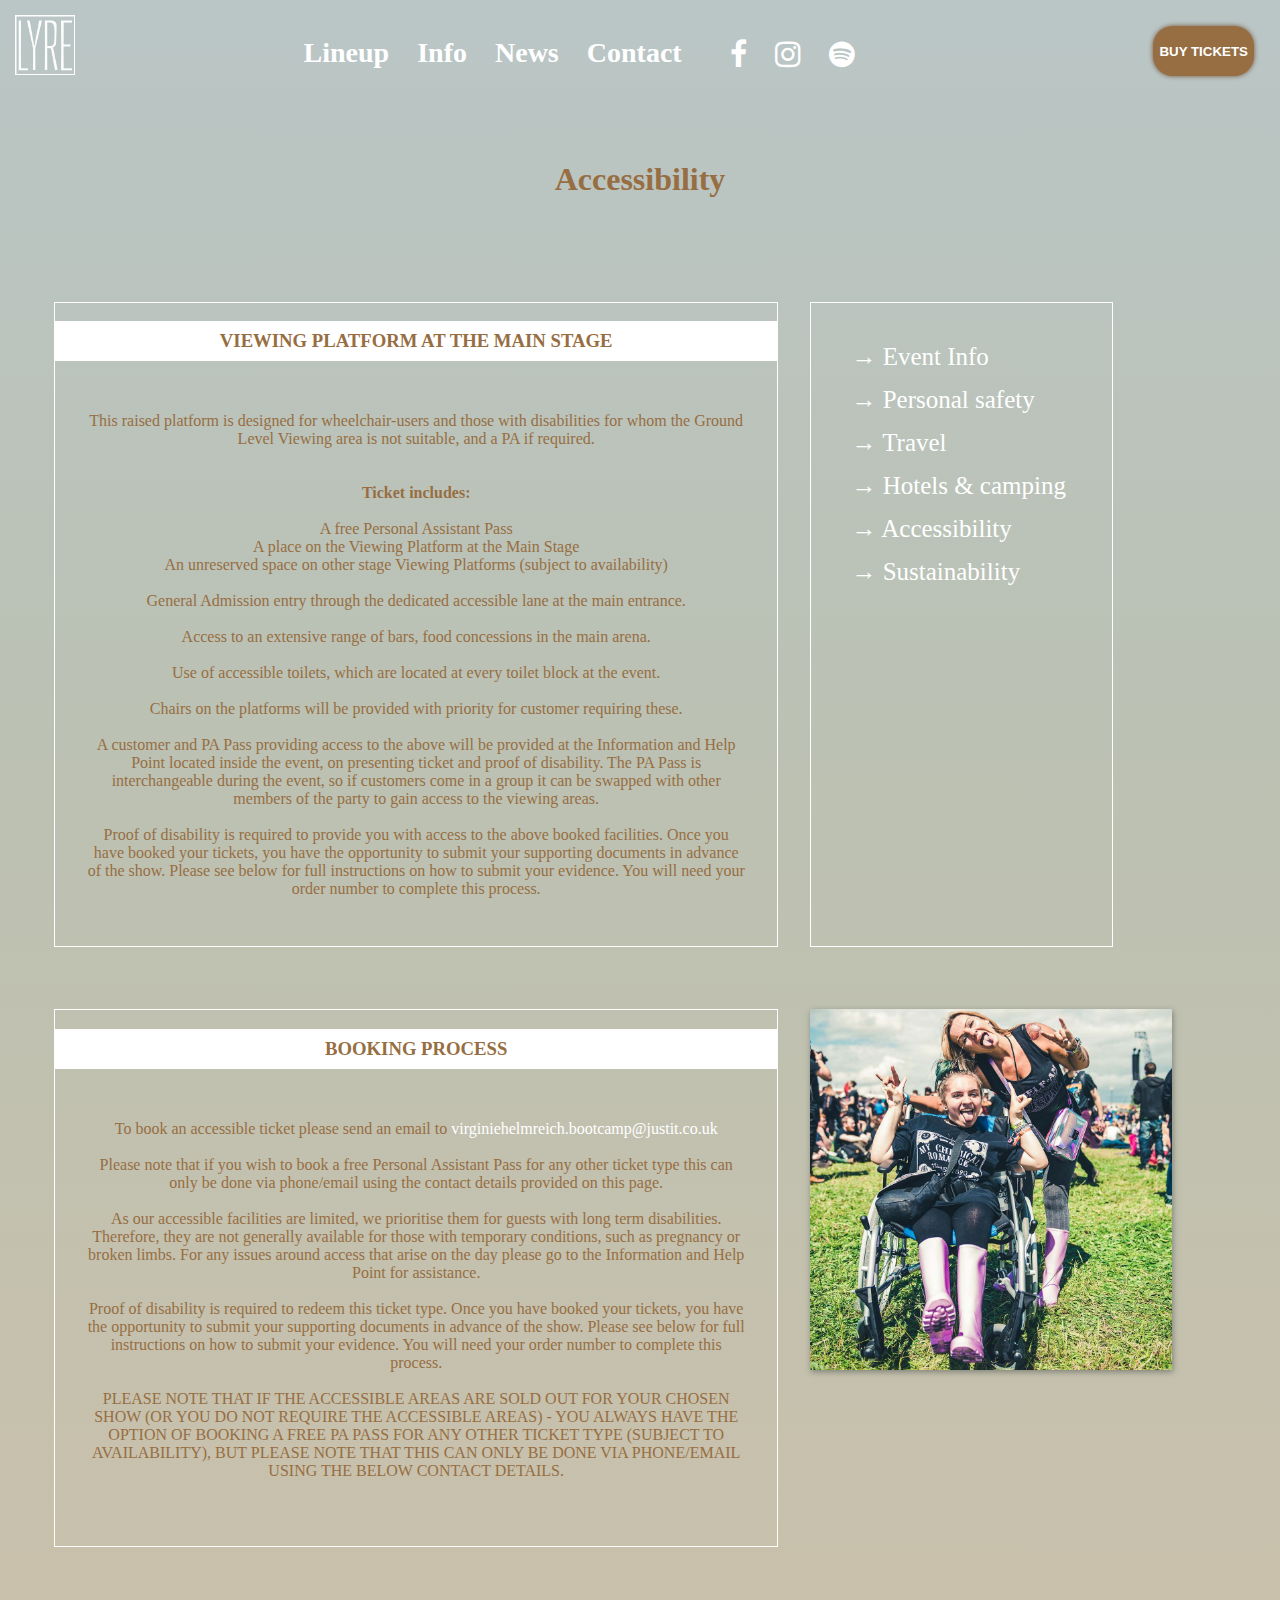
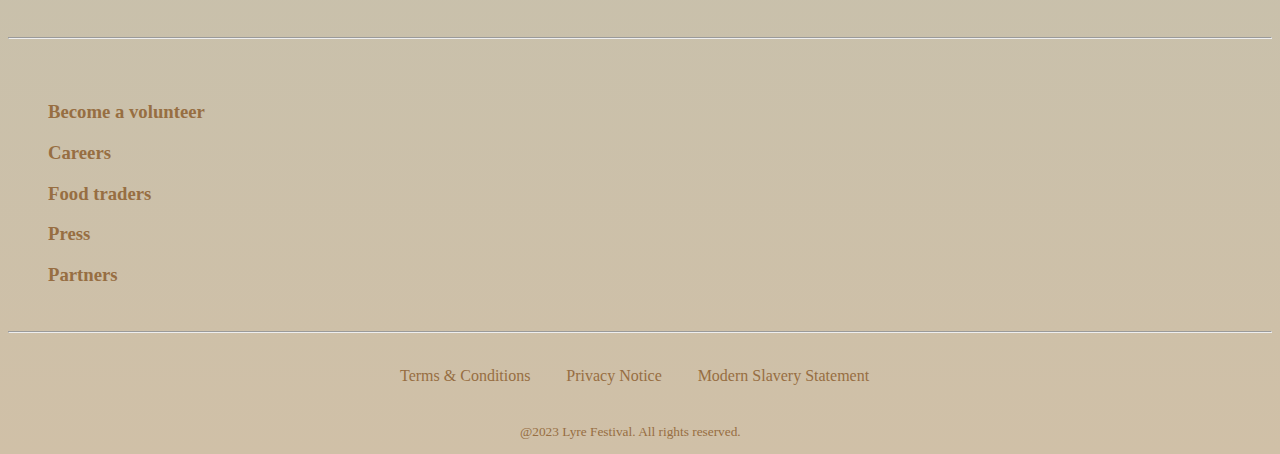
<file: Lyre Festival/access.html>
<!DOCTYPE html>
<html lang="en">
<head>
    <meta charset="UTF-8">
    <meta http-equiv="X-UA-Compatible" content="IE=edge">
    <meta name="viewport" content="width=device-width, initial-scale=1.0">
    <title>Accessibility</title>
    <link rel="icon" type="image/x-icon" href="images/favicon_16x16.png">
    <link rel="stylesheet" type="text/css" href="styles/style.css" />
    <link rel="stylesheet" href="https://cdnjs.cloudflare.com/ajax/libs/font-awesome/4.7.0/css/font-awesome.min.css">
    <link rel="stylesheet" href="styles/navbar.css">
    <link rel="stylesheet" href="styles/mobilestyles.css">
</head>
<body>
    <header>
        <div id="logo">
            <a href="index.html"><img src="images/logo.png" style="width: 60px; height: auto;"alt="Lyre Festival logo and link to homepage"></a>
        </div>
        <div>
            <form action="booking.html">
                <button type="submit"><b>BUY TICKETS</b></button>
            </form>
        </div>
        <div>
            <ul class="nav">
                <li class="navtext">
                    <a href="lineup.html"><h1>Lineup</h1></a>
                </li>
                <li class="navtext">
                    <a href="info.html"><h1>Info</h1></a>
                </li>
                <li class="navtext">
                    <a href="news.html"><h1>News</h1></a>
                </li>
                <li class="navtext">
                    <a href="contact.html"><h1>Contact</h1></a>
                </li>
                <li id="facebook">
                    <a href="https://www.facebook.com/profile.php?id=100090947910732" class="fa fa-facebook"></a>
                </li>
                <li>
                    <a href="https://www.instagram.com/st.ruby_/" class="fa fa-instagram"></a>
                </li>
                <li>
                    <a href="https://open.spotify.com/playlist/7tzu3vNA2PBTkqGASylZEv?si=1ffe57cd4a794eb3" class="fa fa-spotify"></a>
                </li>
            </ul>
        </div>
       
    </header>
    <main>
        <div class="pagetitle">
            <h1 class="title"><br><br>Accessibility</h1>
            <br><br>
        </div>
        <div class="flex-container">
            <div class="infobox">    
                <h3 class="boxtitle">VIEWING PLATFORM AT THE MAIN STAGE</h3>
                <p class="infopar">This raised platform is designed for wheelchair-users and those with disabilities for whom the Ground Level Viewing area is not suitable, and a PA if required. <br><br><br>

                    <b>Ticket includes:</b> <br><br>
                    
                    A free Personal Assistant Pass <br>
                    
                    A place on the Viewing Platform at the Main Stage <br>
                    
                    An unreserved space on other stage Viewing Platforms (subject to availability) <br><br>
                    
                    
                    General Admission entry through the dedicated accessible lane at the main entrance. <br><br>
                    
                    Access to an extensive range of bars, food concessions in the main arena. <br><br>
                    
                    Use of accessible toilets, which are located at every toilet block at the event. <br><br>
                    
                    Chairs on the platforms will be provided with priority for customer requiring these. <br><br>
                    
                    A customer and PA Pass providing access to the above will be provided at the Information and Help Point located inside the event, on presenting ticket and proof of disability. The PA Pass is interchangeable during the event, so if customers come in a group it can be swapped with other members of the party to gain access to the viewing areas. <br><br>
                    
                    Proof of disability is required to provide you with access to the above booked facilities. Once you have booked your tickets, you have the opportunity to submit your supporting documents in advance of the show. Please see below for full instructions on how to submit your evidence. You will need your order number to complete this process.                         
            </div>
            <div class="infonavbox">
                <ul class="sidenav">
                    <li class="infonav"><a href="eventinfo.html"><span>&#8594;</span> Event Info</a></li>
                    <li class="infonav"><a href="personalsafety.html"><span>&#8594;</span> Personal safety</a></li>
                    <li class="infonav"><a href="travel.html"><span>&#8594;</span> Travel</a></li>
                    <li class="infonav"><a href="camping.html"><span>&#8594;</span> Hotels & camping</a></li>
                    <li class="infonav"><a href="access.html"><span>&#8594;</span> Accessibility</a></li>
                    <li class="infonav"><a href="eco.html"><span>&#8594;</span> Sustainability</a></li>
            
                </ul>
            </div>          
        </div>
        <div class="flex-container">
            <div class="infobox">    
                <h3 class="boxtitle">BOOKING PROCESS</h3>
                <P class="infopar">
                    To book an accessible ticket please send an email to <a href="mailto:VirginieHelmreich.bootcamp@justit.co.uk">virginiehelmreich.bootcamp@justit.co.uk</a><br><br>


                    Please note that if you wish to book a free Personal Assistant Pass for any other ticket type this can only be done via phone/email using the contact details provided on this page. <br><br>


                    As our accessible facilities are limited, we prioritise them for guests with long term disabilities. Therefore, they are not generally available for those with temporary conditions, such as pregnancy or broken limbs. For any issues around access that arise on the day please go to the Information and Help Point for assistance. <br><br>

                    Proof of disability is required to redeem this ticket type. Once you have booked your tickets, you have the opportunity to submit your supporting documents in advance of the show. Please see below for full instructions on how to submit your evidence. You will need your order number to complete this process. <br><br>

                    PLEASE NOTE THAT IF THE ACCESSIBLE AREAS ARE SOLD OUT FOR YOUR CHOSEN SHOW (OR YOU DO NOT REQUIRE THE ACCESSIBLE AREAS) - YOU ALWAYS HAVE THE OPTION OF BOOKING A FREE PA PASS FOR ANY OTHER TICKET TYPE (SUBJECT TO AVAILABILITY), BUT PLEASE NOTE THAT THIS CAN ONLY BE DONE VIA PHONE/EMAIL USING THE BELOW CONTACT DETAILS. <br><br>
                </P>
            </div>
            <div class="infoimg">
                <img src="images/access.jpg" width="100%" alt="Girl in wheelchair with parent">
            </div>
        </div>
    </main>
    <br><br>
    <hr>
    <br><br>
    <footer>
        <ul class="footermenu">
            <li class="foot">
                <h3>Become a volunteer</h3>
            </li>
            <li class="foot">
                <h3>Careers</h3>
            </li>
            <li class="foot">
                <h3>Food traders</h3>
            </li>
            <li class="foot">
                <h3>Press</h3>
            </li>
            <li class="foot">
                <h3>Partners</h3>
            </li>
        </ul><br>
        <hr>       
        <div class="grid-footer">
            <div class="textfooter1">
                <p>Terms & Conditions</p>
            </div>
            <div class="textfooter2">
                <p>Privacy Notice</p>
            </div>
            <div class="textfooter3">
                <p>Modern Slavery Statement</p>
            </div>    
        </div>
        <div class="tcfooter">
            <p>@2023 Lyre Festival. All rights reserved.</p>
        </div>
    </footer>
</body>
</html>
</file>
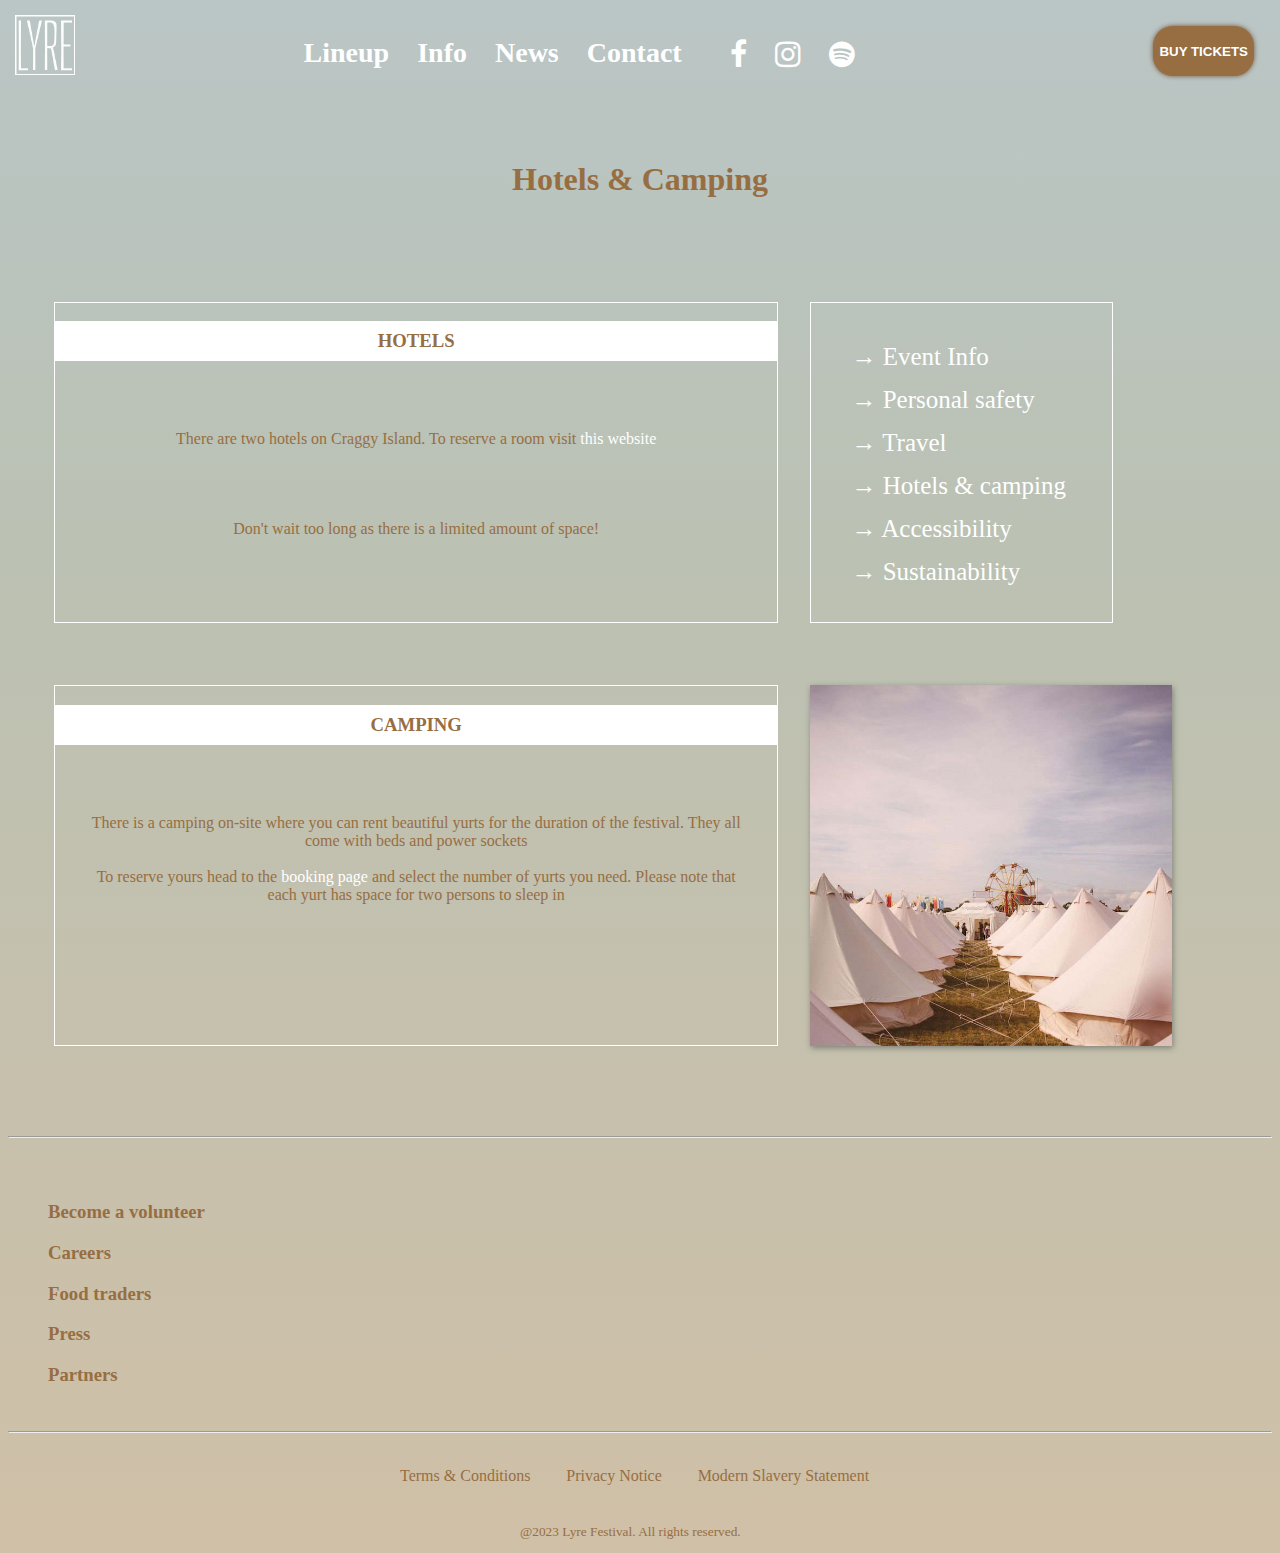
<file: Lyre Festival/camping.html>
<!DOCTYPE html>
<html lang="en">
<head>
    <meta charset="UTF-8">
    <meta http-equiv="X-UA-Compatible" content="IE=edge">
    <meta name="viewport" content="width=device-width, initial-scale=1.0">
    <title>Camping</title>
    <link rel="icon" type="image/x-icon" href="images/favicon_16x16.png">
    <link rel="stylesheet" type="text/css" href="styles/style.css" />
    <link rel="stylesheet" href="https://cdnjs.cloudflare.com/ajax/libs/font-awesome/4.7.0/css/font-awesome.min.css">
    <link rel="stylesheet" href="styles/navbar.css">
    <link rel="stylesheet" href="styles/mobilestyles.css">
</head>
<body>
    <header>
        <div id="logo">
            <a href="index.html"><img src="images/logo.png" style="width: 60px; height: auto;"alt="Lyre Festival logo and link to homepage"></a>
        </div>
        <div>
            <form action="booking.html">
                <button type="submit"><b>BUY TICKETS</b></button>
            </form>
        </div>
        <div>
            <ul class="nav">
                <li class="navtext">
                    <a href="lineup.html"><h1>Lineup</h1></a>
                </li>
                <li class="navtext">
                    <a href="info.html"><h1>Info</h1></a>
                </li>
                <li class="navtext">
                    <a href="news.html"><h1>News</h1></a>
                </li>
                <li class="navtext">
                    <a href="contact.html"><h1>Contact</h1></a>
                </li>
                <li id="facebook">
                    <a href="https://www.facebook.com/profile.php?id=100090947910732" class="fa fa-facebook"></a>
                </li>
                <li>
                    <a href="https://www.instagram.com/st.ruby_/" class="fa fa-instagram"></a>
                </li>
                <li>
                    <a href="https://open.spotify.com/playlist/7tzu3vNA2PBTkqGASylZEv?si=1ffe57cd4a794eb3" class="fa fa-spotify"></a>
                </li>
            </ul>
        </div>       
    </header>
    <main>
        <div class="pagetitle">
            <h1 class="title"><br><br>Hotels & Camping</h1>
            <br><br>
        </div>
        <div class="flex-container">
            <div class="infobox">    
                <h3 class="boxtitle">HOTELS</h3>
                <p class="infopar">
                    <br>
                    There are two hotels on Craggy Island. To reserve a room visit <a href="https://www.booking.com/">this website</a> <br><br><br><br><br>

                    Don't wait too long as there is a limited amount of space!
                    
                </p><br><br>                       
            </div>
            <div class="infonavbox">
                <ul class="sidenav">
                    <li class="infonav"><a href="eventinfo.html"><span>&#8594;</span> Event Info</a></li>
                    <li class="infonav"><a href="personalsafety.html"><span>&#8594;</span> Personal safety</a></li>
                    <li class="infonav"><a href="travel.html"><span>&#8594;</span> Travel</a></li>
                    <li class="infonav"><a href="camping.html"><span>&#8594;</span> Hotels & camping</a></li>
                    <li class="infonav"><a href="access.html"><span>&#8594;</span> Accessibility</a></li>
                    <li class="infonav"><a href="eco.html"><span>&#8594;</span> Sustainability</a></li>
            
                </ul>
            </div>                         
        </div>
        <div class="flex-container">
            <div class="infobox">    
                <h3 class="boxtitle">CAMPING</h3>
                <P class="infopar"><br>
                    There is a camping on-site where you can rent beautiful yurts for the duration of the festival. They all come with beds and power sockets <br><br>
                    To reserve yours head to the <a href="booking.html">booking page</a> and select the number of yurts you need. Please note that each yurt has space for two persons to sleep in
                    
                </P><br>
            </div>
            <div class="infoimg">
                <img src="images/camping.jpg" width="100%" alt="Yurts in a field">
            </div>
        </div>
    </main>
    <br><br>
    <hr>
    <br><br>
    <footer>
        <ul class="footermenu">
            <li class="foot">
                <h3>Become a volunteer</h3>
            </li>
            <li class="foot">
                <h3>Careers</h3>
            </li>
            <li class="foot">
                <h3>Food traders</h3>
            </li>
            <li class="foot">
                <h3>Press</h3>
            </li>
            <li class="foot">
                <h3>Partners</h3>
            </li>
        </ul><br>
        <hr>       
        <div class="grid-footer">
            <div class="textfooter1">
                <p>Terms & Conditions</p>
            </div>
            <div class="textfooter2">
                <p>Privacy Notice</p>
            </div>
            <div class="textfooter3">
                <p>Modern Slavery Statement</p>
            </div>    
        </div>
        <div class="tcfooter">
            <p>@2023 Lyre Festival. All rights reserved.</p>
        </div>
    </footer>
</body>
</html>
</file>
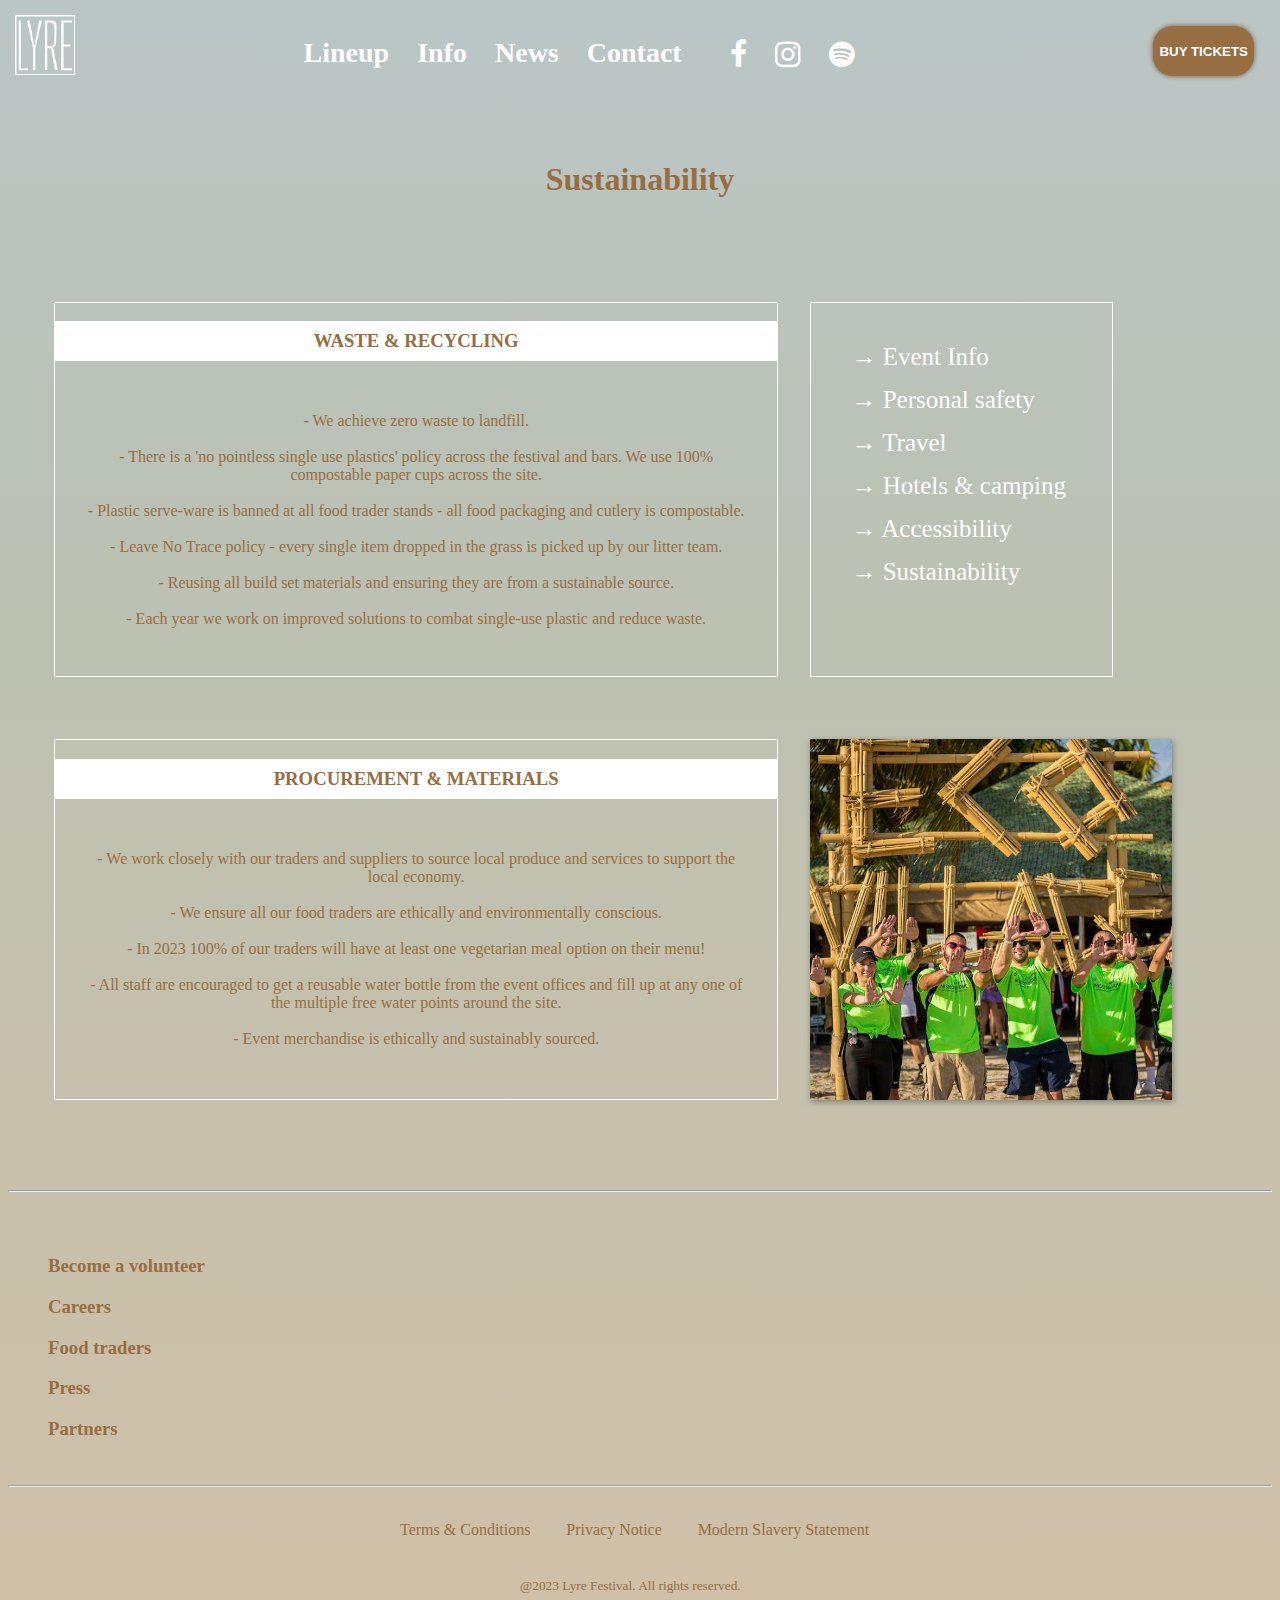
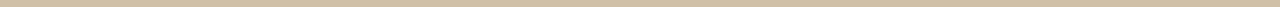
<file: Lyre Festival/eco.html>
<!DOCTYPE html>
<html lang="en">
<head>
    <meta charset="UTF-8">
    <meta http-equiv="X-UA-Compatible" content="IE=edge">
    <meta name="viewport" content="width=device-width, initial-scale=1.0">
    <title>Sustainability</title>
    <link rel="icon" type="image/x-icon" href="images/favicon_16x16.png">
    <link rel="stylesheet" type="text/css" href="styles/style.css" />
    <link rel="stylesheet" href="https://cdnjs.cloudflare.com/ajax/libs/font-awesome/4.7.0/css/font-awesome.min.css">
    <link rel="stylesheet" href="styles/navbar.css">
    <link rel="stylesheet" href="styles/mobilestyles.css">
</head>
<body>
    <header>
        <div id="logo">
            <a href="index.html"><img src="images/logo.png" style="width: 60px; height: auto;"alt="Lyre Festival logo and link to homepage"></a>
        </div>
        <div>
            <form action="booking.html">
                <button type="submit"><b>BUY TICKETS</b></button>
            </form>
        </div>
        <div>
            <ul class="nav">
                <li class="navtext">
                    <a href="lineup.html"><h1>Lineup</h1></a>
                </li>
                <li class="navtext">
                    <a href="info.html"><h1>Info</h1></a>
                </li>
                <li class="navtext">
                    <a href="news.html"><h1>News</h1></a>
                </li>
                <li class="navtext">
                    <a href="contact.html"><h1>Contact</h1></a>
                </li>
                <li id="facebook">
                    <a href="https://www.facebook.com/profile.php?id=100090947910732" class="fa fa-facebook"></a>
                </li>
                <li>
                    <a href="https://www.instagram.com/st.ruby_/" class="fa fa-instagram"></a>
                </li>
                <li>
                    <a href="https://open.spotify.com/playlist/7tzu3vNA2PBTkqGASylZEv?si=1ffe57cd4a794eb3" class="fa fa-spotify"></a>
                </li>
            </ul>
        </div>      
    </header>
    <main>
        <div class="pagetitle">
            <h1 class="title"><br><br>Sustainability</h1>
            <br><br>
        </div>
        <div class="flex-container">
            <div class="infobox">    
                <h3 class="boxtitle">WASTE & RECYCLING</h3>
                <p class="infopar">
                    - We achieve zero waste to landfill. <br><br>

                    - There is a 'no pointless single use plastics' policy across the festival and bars. We use 100% compostable paper cups across the site. <br><br>

                    - Plastic serve-ware is banned at all food trader stands - all food packaging and cutlery is compostable. <br><br>

                    - Leave No Trace policy - every single item dropped in the grass is picked up by our litter team. <br><br>

                    - Reusing all build set materials and ensuring they are from a sustainable source. <br><br>

                    - Each year we work on improved solutions to combat single-use plastic and reduce waste.                      
            </div>
            <div class="infonavbox">
                <ul class="sidenav">
                    <li class="infonav"><a href="eventinfo.html"><span>&#8594;</span> Event Info</a></li>
                    <li class="infonav"><a href="personalsafety.html"><span>&#8594;</span> Personal safety</a></li>
                    <li class="infonav"><a href="travel.html"><span>&#8594;</span> Travel</a></li>
                    <li class="infonav"><a href="camping.html"><span>&#8594;</span> Hotels & camping</a></li>
                    <li class="infonav"><a href="access.html"><span>&#8594;</span> Accessibility</a></li>
                    <li class="infonav"><a href="eco.html"><span>&#8594;</span> Sustainability</a></li>
            
                </ul>
            </div>                   
        </div>
        <div class="flex-container">
            <div class="infobox">    
                <h3 class="boxtitle">PROCUREMENT & MATERIALS</h3>
                <P class="infopar">
                    - We work closely with our traders and suppliers to source local produce and services to support the local economy. <br><br>

                    - We ensure all our food traders are ethically and environmentally conscious. <br><br>
                
                    - In 2023 100% of our traders will have at least one vegetarian meal option on their menu! <br><br>

                    - All staff are encouraged to get a reusable water bottle from the event offices and fill up at any one of the multiple free water points around the site. <br><br>

                    - Event merchandise is ethically and sustainably sourced.
                </P>
            </div>
            <div class="infoimg">
                <img src="images/eco.jpg" width="100%" alt="Five members of our recycling team standing in front of our eco village">
            </div>
        </div>
    </main>
    <br><br>
    <hr>
    <br><br>
    <footer>
        <ul class="footermenu">
            <li class="foot">
                <h3>Become a volunteer</h3>
            </li>
            <li class="foot">
                <h3>Careers</h3>
            </li>
            <li class="foot">
                <h3>Food traders</h3>
            </li>
            <li class="foot">
                <h3>Press</h3>
            </li>
            <li class="foot">
                <h3>Partners</h3>
            </li>
        </ul><br>
        <hr>       
        <div class="grid-footer">
            <div class="textfooter1">
                <p>Terms & Conditions</p>
            </div>
            <div class="textfooter2">
                <p>Privacy Notice</p>
            </div>
            <div class="textfooter3">
                <p>Modern Slavery Statement</p>
            </div>    
        </div>
        <div class="tcfooter">
            <p>@2023 Lyre Festival. All rights reserved.</p>
        </div>
    </footer>
</body>
</html>
</file>
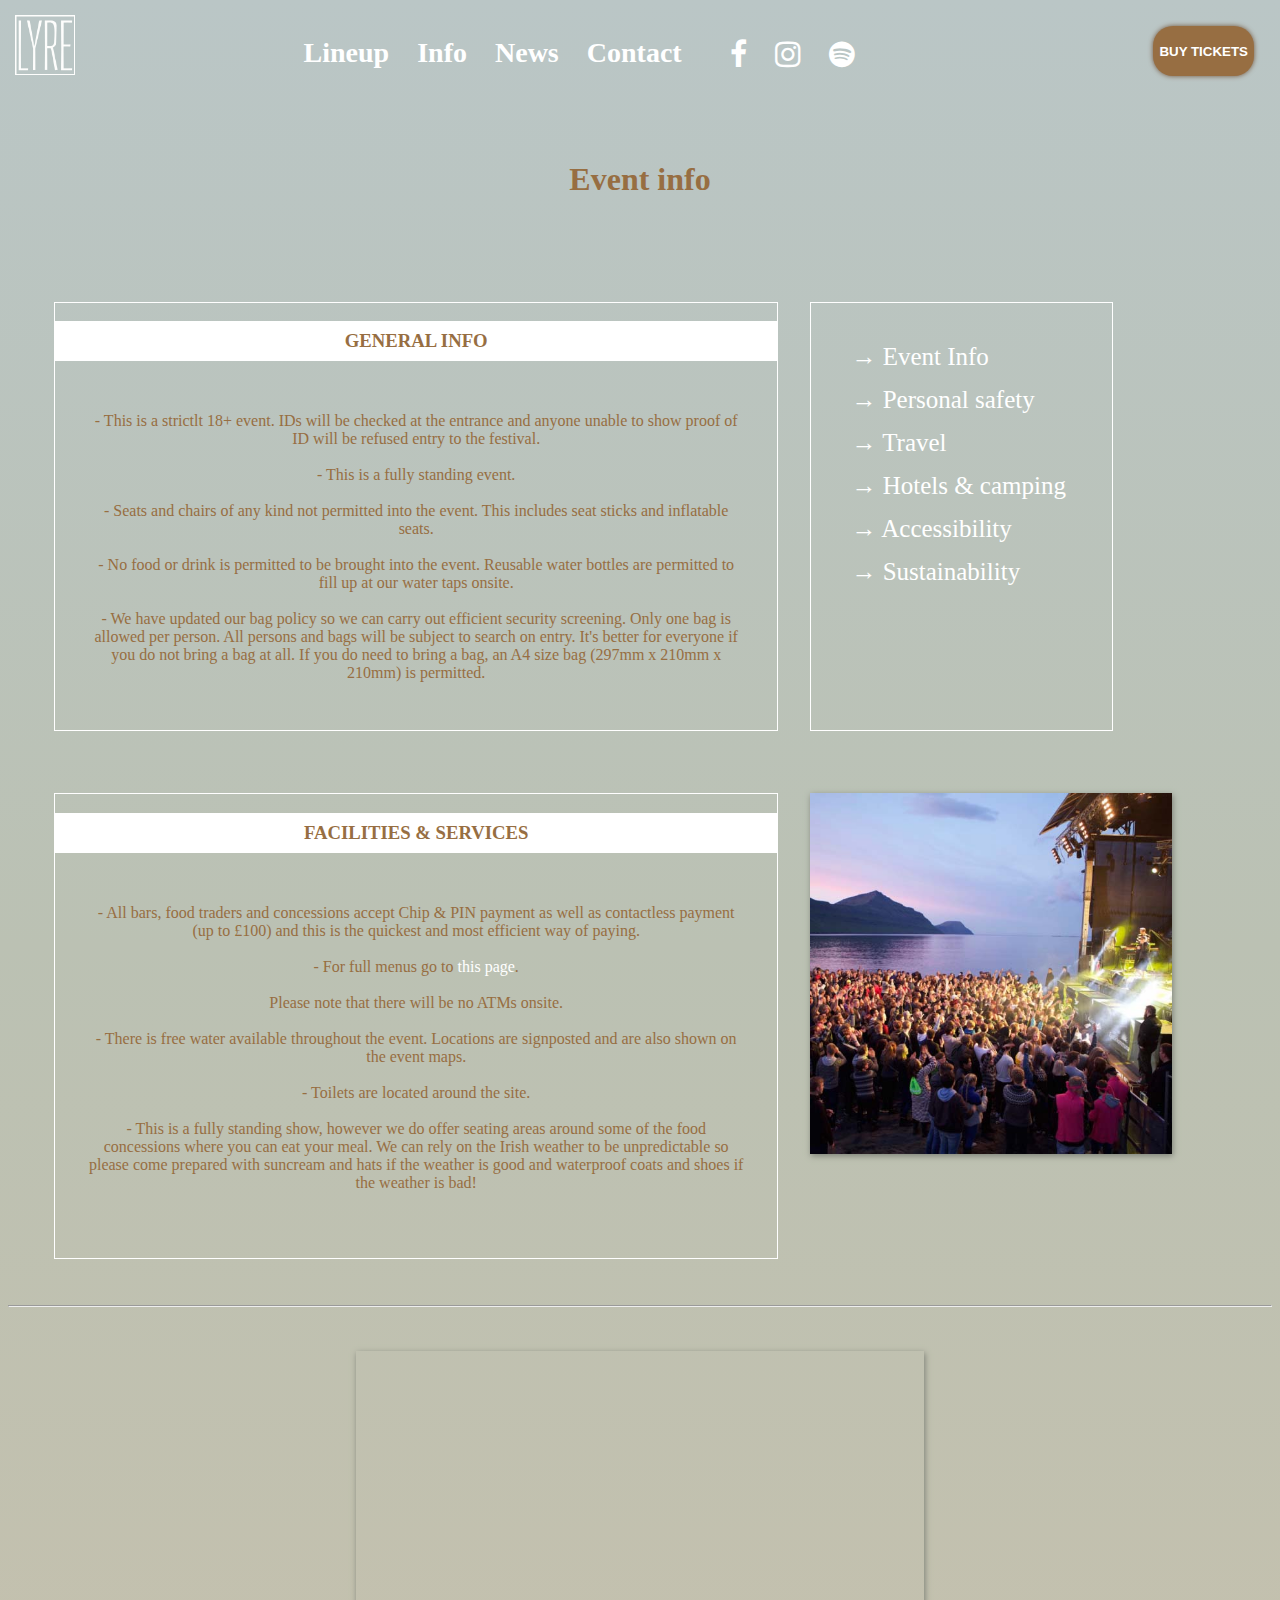
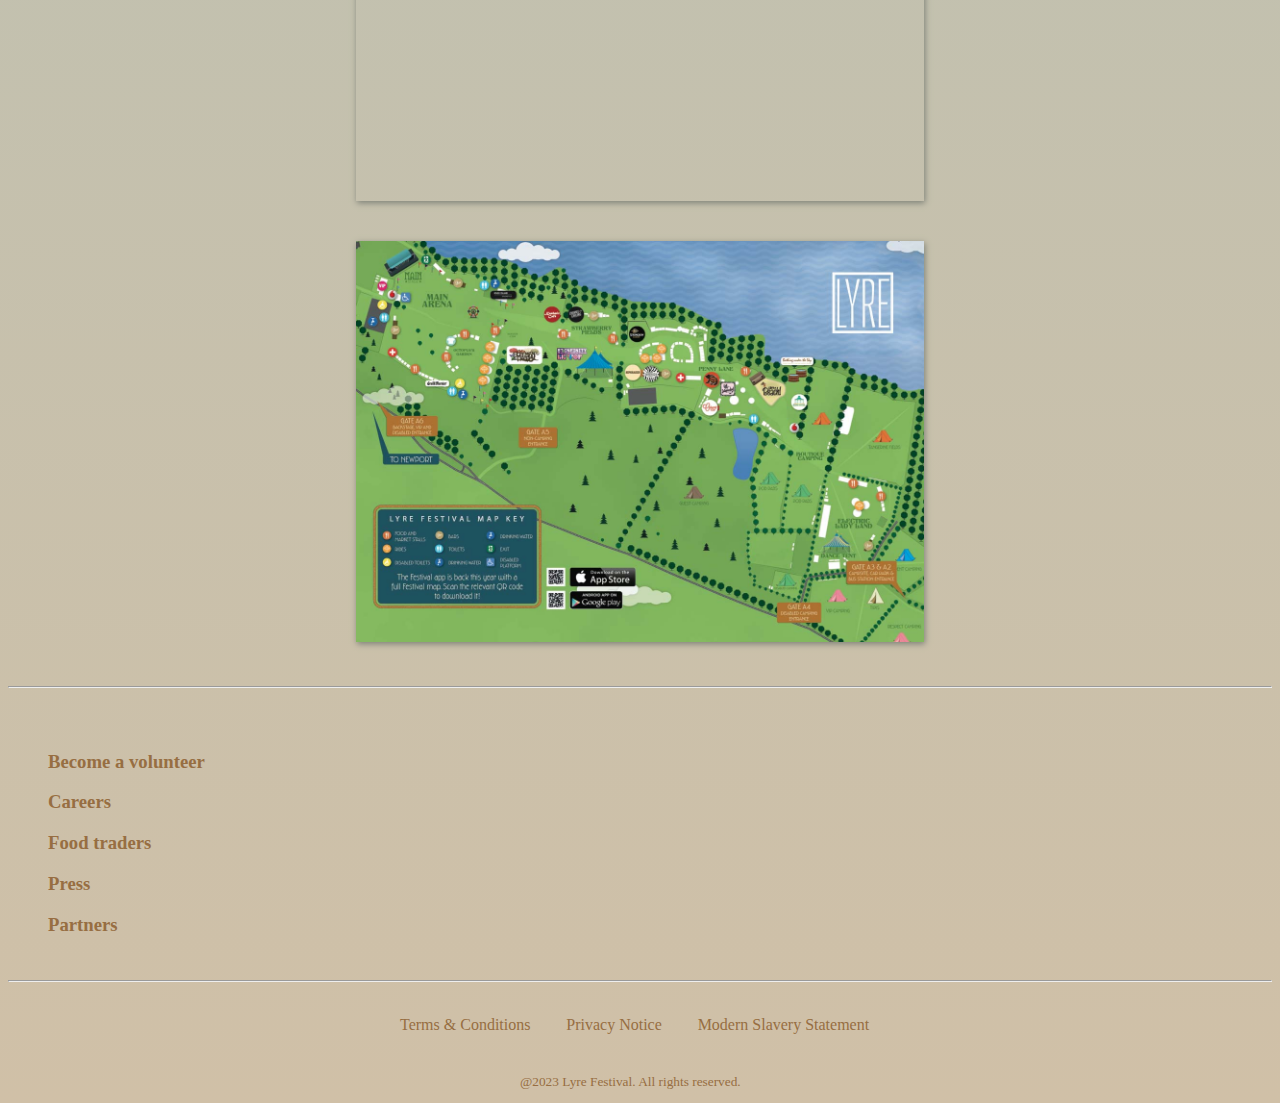
<file: Lyre Festival/eventinfo.html>
<!DOCTYPE html>
<html lang="en">
<head>
    <meta charset="UTF-8">
    <meta http-equiv="X-UA-Compatible" content="IE=edge">
    <meta name="viewport" content="width=device-width, initial-scale=1.0">
    <title>Event info</title>
    <link rel="icon" type="image/x-icon" href="images/favicon_16x16.png">
    <link rel="stylesheet" type="text/css" href="styles/style.css" />
    <link rel="stylesheet" href="https://cdnjs.cloudflare.com/ajax/libs/font-awesome/4.7.0/css/font-awesome.min.css">
    <link rel="stylesheet" href="styles/navbar.css">
    <link rel="stylesheet" href="styles/mobilestyles.css">
</head>
<body>
    <header>
        <div id="logo">
            <a href="index.html"><img src="images/logo.png" style="width: 60px; height: auto;"alt="Lyre Festival logo and link to homepage"></a>
        </div>
        <div>
            <form action="booking.html">
                <button type="submit"><b>BUY TICKETS</b></button>
            </form>
        </div>
        <div>
            <ul class="nav">
                <li class="navtext">
                    <a href="lineup.html"><h1>Lineup</h1></a>
                </li>
                <li class="navtext">
                    <a href="info.html"><h1>Info</h1></a>
                </li>
                <li class="navtext">
                    <a href="news.html"><h1>News</h1></a>
                </li>
                <li class="navtext">
                    <a href="contact.html"><h1>Contact</h1></a>
                </li>
                <li id="facebook">
                    <a href="https://www.facebook.com/profile.php?id=100090947910732" class="fa fa-facebook"></a>
                </li>
                <li>
                    <a href="https://www.instagram.com/st.ruby_/" class="fa fa-instagram"></a>
                </li>
                <li>
                    <a href="https://open.spotify.com/playlist/7tzu3vNA2PBTkqGASylZEv?si=1ffe57cd4a794eb3" class="fa fa-spotify"></a>
                </li>
            </ul>
        </div>       
    </header>
    <main>
        <div class="pagetitle">
            <h1 class="title"><br><br>Event info</h1>
            <br><br>
        </div>
        <div class="flex-container">
            <div class="infobox">    
                <h3 class="boxtitle">GENERAL INFO</h3>
                <p class="infopar">- This is a strictlt 18+ event. IDs will be checked at 
                    the entrance and anyone unable to show proof of ID will be refused entry  to the festival. <br><br>

                    - This is a fully standing event. <br><br>

                    - Seats and chairs of any kind not permitted into the event. This includes seat sticks and inflatable seats. <br><br>
                    
                    - No food or drink is permitted to be brought into the event. Reusable water bottles are permitted to fill up at our water taps onsite. <br><br>
                    
                    - We have updated our bag policy so we can carry out efficient security screening. Only one bag is allowed per person. All persons and bags will be subject to search on entry. It's better for everyone if you do not bring a bag at all. If you do need to bring a bag, an A4 size bag (297mm x 210mm x 210mm) is permitted.</p>                         
            </div>
            <div class="infonavbox">
                <ul class="sidenav">
                    <li class="infonav"><a href="eventinfo.html"><span>&#8594;</span> Event Info</a></li>
                    <li class="infonav"><a href="personalsafety.html"><span>&#8594;</span> Personal safety</a></li>
                    <li class="infonav"><a href="travel.html"><span>&#8594;</span> Travel</a></li>
                    <li class="infonav"><a href="camping.html"><span>&#8594;</span> Hotels & camping</a></li>
                    <li class="infonav"><a href="access.html"><span>&#8594;</span> Accessibility</a></li>
                    <li class="infonav"><a href="eco.html"><span>&#8594;</span> Sustainability</a></li>
            
                </ul>
            </div>           
        </div>
        <div class="flex-container">
            <div class="infobox">    
                <h3 class="boxtitle">FACILITIES & SERVICES</h3>
                <P class="infopar">
                    - All bars, food traders and concessions accept Chip & PIN payment as well as contactless payment (up to £100) and this is the quickest and most efficient way of paying. <br><br>

                    - For full menus go to <a href="food.html">this page</a>.<br><br>

                    Please note that there will be no ATMs onsite. <br><br>
                    - There is free water available throughout the event. Locations are signposted and are also shown on the event maps. <br><br>
                    - Toilets are located around the site. <br><br>
                    - This is a fully standing show, however we do offer seating areas around some of the food concessions where you can eat your meal. We can rely on the Irish weather to be unpredictable so please come prepared with suncream and hats if the weather is good and waterproof coats and shoes if the weather is bad! <br><br>
                </P>
            </div>
            <div class="infoimg">
                <img src="images/eventinfo.jpg" width="100%" alt="Crowd in front of stage by the ocean">
            </div>
        </div>
        <hr>
        <br><br>
        <div class="map">
            <iframe src="https://www.google.com/maps/embed?pb=!1m18!1m12!1m3!1d37800.78456659253!2d-10.15981440313913!3d53.69066234859515!2m3!1f0!2f0!3f0!3m2!1i1024!2i768!4f13.1!3m3!1m2!1s0x485989840c9d9447%3A0xf9533aaddfd1ba27!2sCraggy%2C%20Co.%20Mayo%2C%20Ireland!5e0!3m2!1sen!2suk!4v1679061497782!5m2!1sen!2suk" width="100%" height="450" style="border:0;" allowfullscreen="" loading="lazy" referrerpolicy="no-referrer-when-downgrade"></iframe>
        </div>
        <br><br>
        <div id="festmap">
            <img src="images/festivalmap.jpg" width="100%" alt="">
        </div>
    </main>
    <br><br>
    <hr>
    <br><br>
    <footer>
        <ul class="footermenu">
            <li class="foot">
                <h3>Become a volunteer</h3>
            </li>
            <li class="foot">
                <h3>Careers</h3>
            </li>
            <li class="foot">
                <h3>Food traders</h3>
            </li>
            <li class="foot">
                <h3>Press</h3>
            </li>
            <li class="foot">
                <h3>Partners</h3>
            </li>
        </ul><br>
        <hr>       
        <div class="grid-footer">
            <div class="textfooter1">
                <p>Terms & Conditions</p>
            </div>
            <div class="textfooter2">
                <p>Privacy Notice</p>
            </div>
            <div class="textfooter3">
                <p>Modern Slavery Statement</p>
            </div>    
        </div>
        <div class="tcfooter">
            <p>@2023 Lyre Festival. All rights reserved.</p>
        </div>
    </footer>
</body>
</html>
</file>
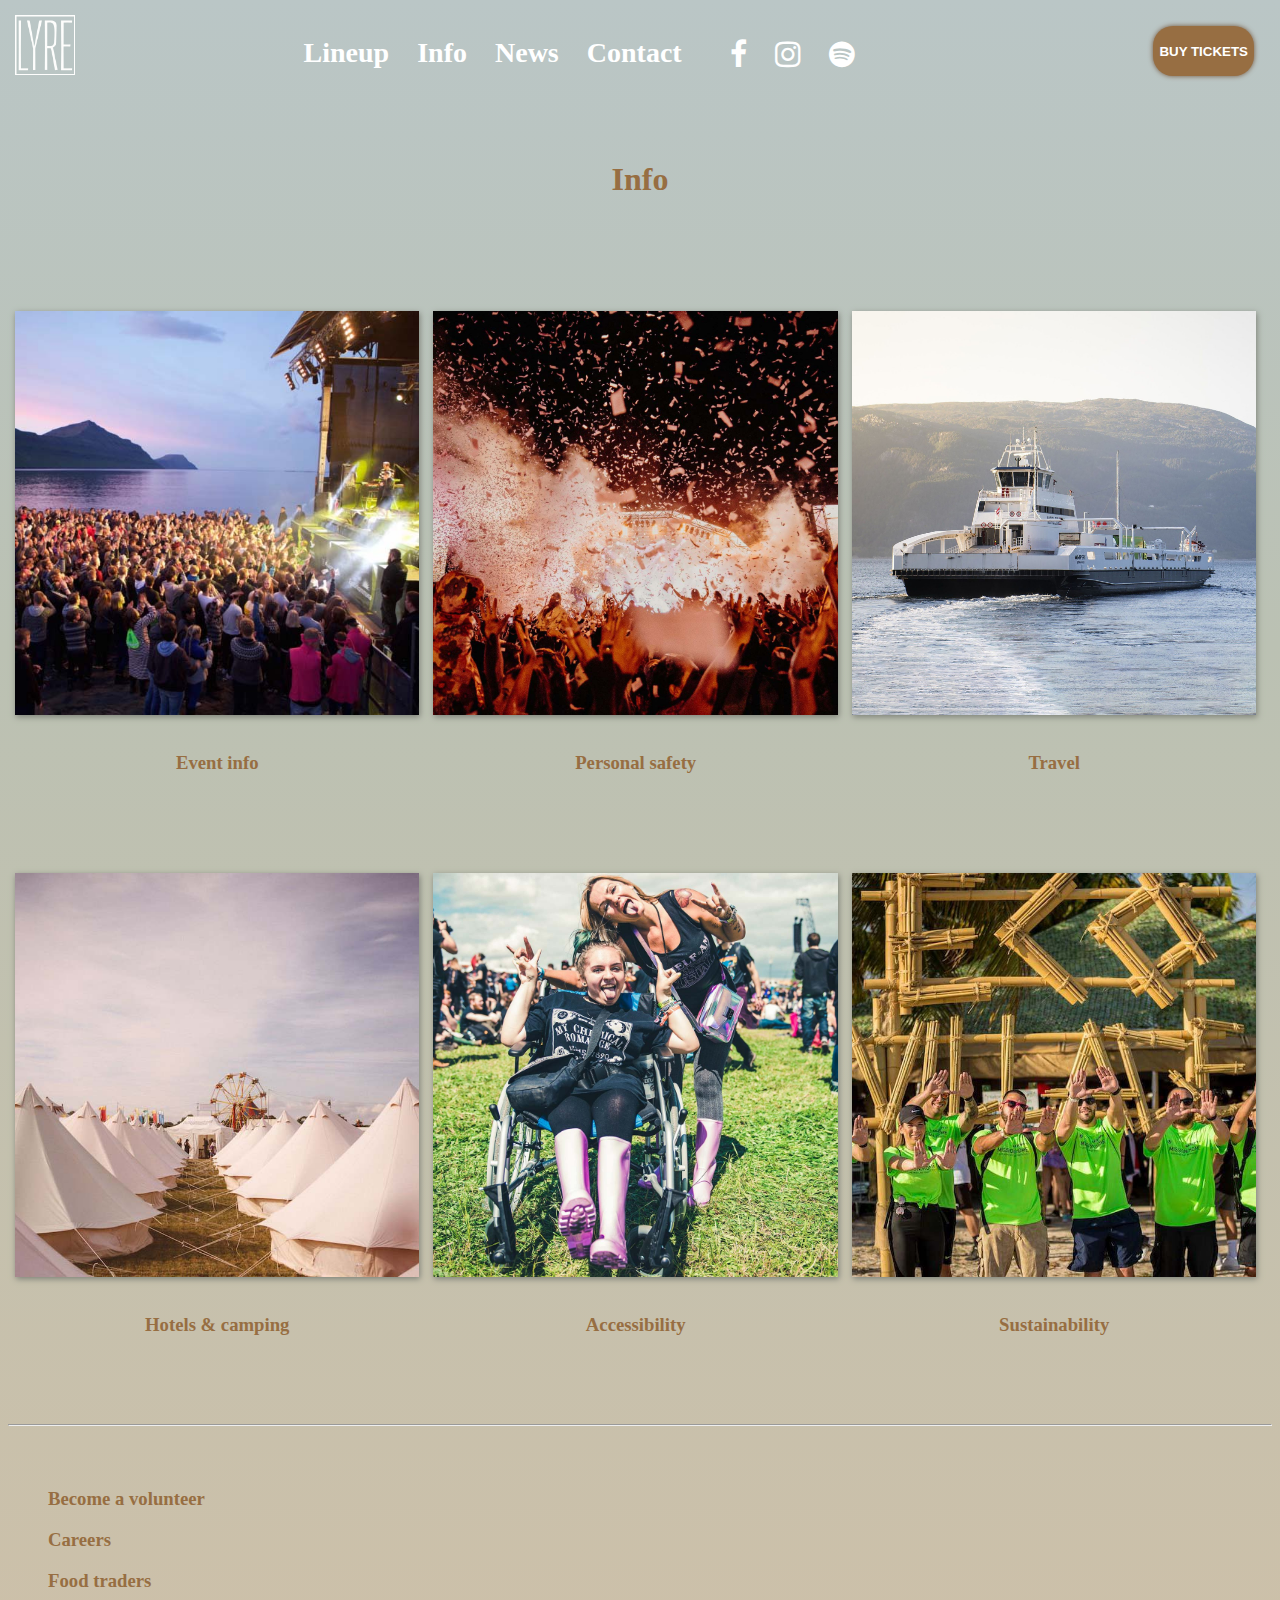
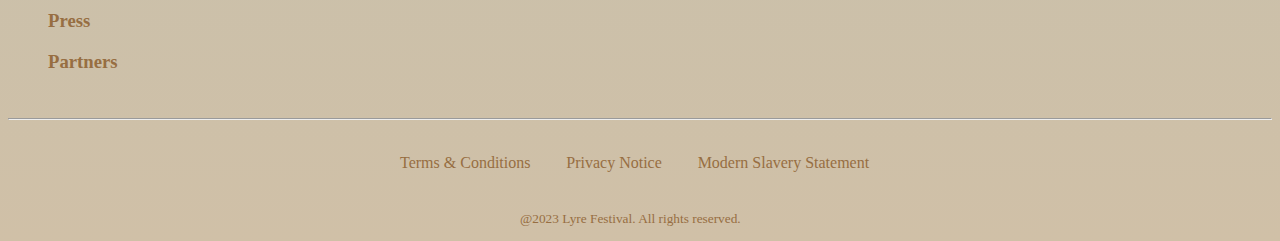
<file: Lyre Festival/info.html>
<!DOCTYPE html>
<html lang="en">
<head>
    <meta charset="UTF-8">
    <meta http-equiv="X-UA-Compatible" content="IE=edge">
    <meta name="viewport" content="width=device-width, initial-scale=1.0">
    <title>Info</title>
    <link rel="icon" type="image/x-icon" href="images/favicon_16x16.png">
    <link rel="stylesheet" type="text/css" href="styles/style.css" />
    <link rel="stylesheet" href="https://cdnjs.cloudflare.com/ajax/libs/font-awesome/4.7.0/css/font-awesome.min.css">
    <link rel="stylesheet" href="styles/navbar.css">
    <link rel="stylesheet" href="styles/mobilestyles.css">
</head>
<body>
    <header>
        <div id="logo">
            <a href="index.html"><img src="images/logo.png" style="width: 60px; height: auto;"alt="Lyre Festival logo and link to homepage"></a>
        </div>
        <div>
            <form action="booking.html">
                <button type="submit"><b>BUY TICKETS</b></button>
            </form>
        </div>
        <div>
            <ul class="nav">
                <li class="navtext">
                    <a href="lineup.html"><h1>Lineup</h1></a>
                </li>
                <li class="navtext">
                    <a href="info.html"><h1>Info</h1></a>
                </li>
                <li class="navtext">
                    <a href="news.html"><h1>News</h1></a>
                </li>
                <li class="navtext">
                    <a href="contact.html"><h1>Contact</h1></a>
                </li>
                <li id="facebook">
                    <a href="https://www.facebook.com/profile.php?id=100090947910732" class="fa fa-facebook"></a>
                </li>
                <li>
                    <a href="https://www.instagram.com/st.ruby_/" class="fa fa-instagram"></a>
                </li>
                <li>
                    <a href="https://open.spotify.com/playlist/7tzu3vNA2PBTkqGASylZEv?si=1ffe57cd4a794eb3" class="fa fa-spotify"></a>
                </li>
            </ul>       
        </div>        
    </header>
    <main>
        <div class="pagetitle">
            <h1 class="title"><br><br>Info</h1>
            <br><br>
        </div>
        <div class="row">
            <div class="column">
                <a class="linkimage" href="eventinfo.html"><img src="images/eventinfo.jpg" style="width: 100%; height: auto;" alt="Crowd in front of stage with ocean in the background"></a>
                <br>
                <h3>Event info</h3>
                <br>
            </div>
            <div class="column">
                <a class="linkimage" href="personalsafety.html"><img src="images/safety2.jpg" style="width: 100%; height: auto;" alt="Crowd at night with colourful lights and trees"></a>
                <br>
                <h3>Personal safety</h3>
                <br>
            </div>
            <div class="column">
                <a class="linkimage" href="travel.html"><img src="images/travel.jpg" style="width: 100%; height: auto;" alt="Small boat in water"></a>
                <br>
                <h3>Travel</h3>
                <br>       
            </div>
            <div class="column">
                <a class="linkimage" href="camping.html"><img src="images/camping.jpg" style="width: 100%; height: auto;" alt="Two rows of white tents in a field"></a>
                <br>
                <h3>Hotels & camping</h3>
                <br>
            </div>
            <div class="column">
                <a class="linkimage" href="access.html"><img src="images/access.jpg" style="width: 100%; height: auto;" alt="Accessibility"></a>
                <br>
                <h3>Accessibility</h3>
                <br>
            </div>
            <div class="column">
                <a class="linkimage" href="eco.html"><img src="images/eco.jpg" style="width: 100%; height: auto;" alt="Sustainability"></a>
                <br>
                <h3>Sustainability</h3>
                <br>
            </div>
        </div>
    </main>
    <br><br>
    <hr>
    <br><br>
    <footer>
        <ul class="footermenu">
            <li class="foot">
                <h3>Become a volunteer</h3>
            </li>
            <li class="foot">
                <h3>Careers</h3>
            </li>
            <li class="foot">
                <h3>Food traders</h3>
            </li>
            <li class="foot">
                <h3>Press</h3>
            </li>
            <li class="foot">
                <h3>Partners</h3>
            </li>
        </ul><br>
        <hr>       
        <div class="grid-footer">
            <div class="textfooter1">
                <p>Terms & Conditions</p>
            </div>
            <div class="textfooter2">
                <p>Privacy Notice</p>
            </div>
            <div class="textfooter3">
                <p>Modern Slavery Statement</p>
            </div>    
        </div>
        <div class="tcfooter">
            <p>@2023 Lyre Festival. All rights reserved.</p>
        </div>
    </footer>    
</body>
</html>
</file>
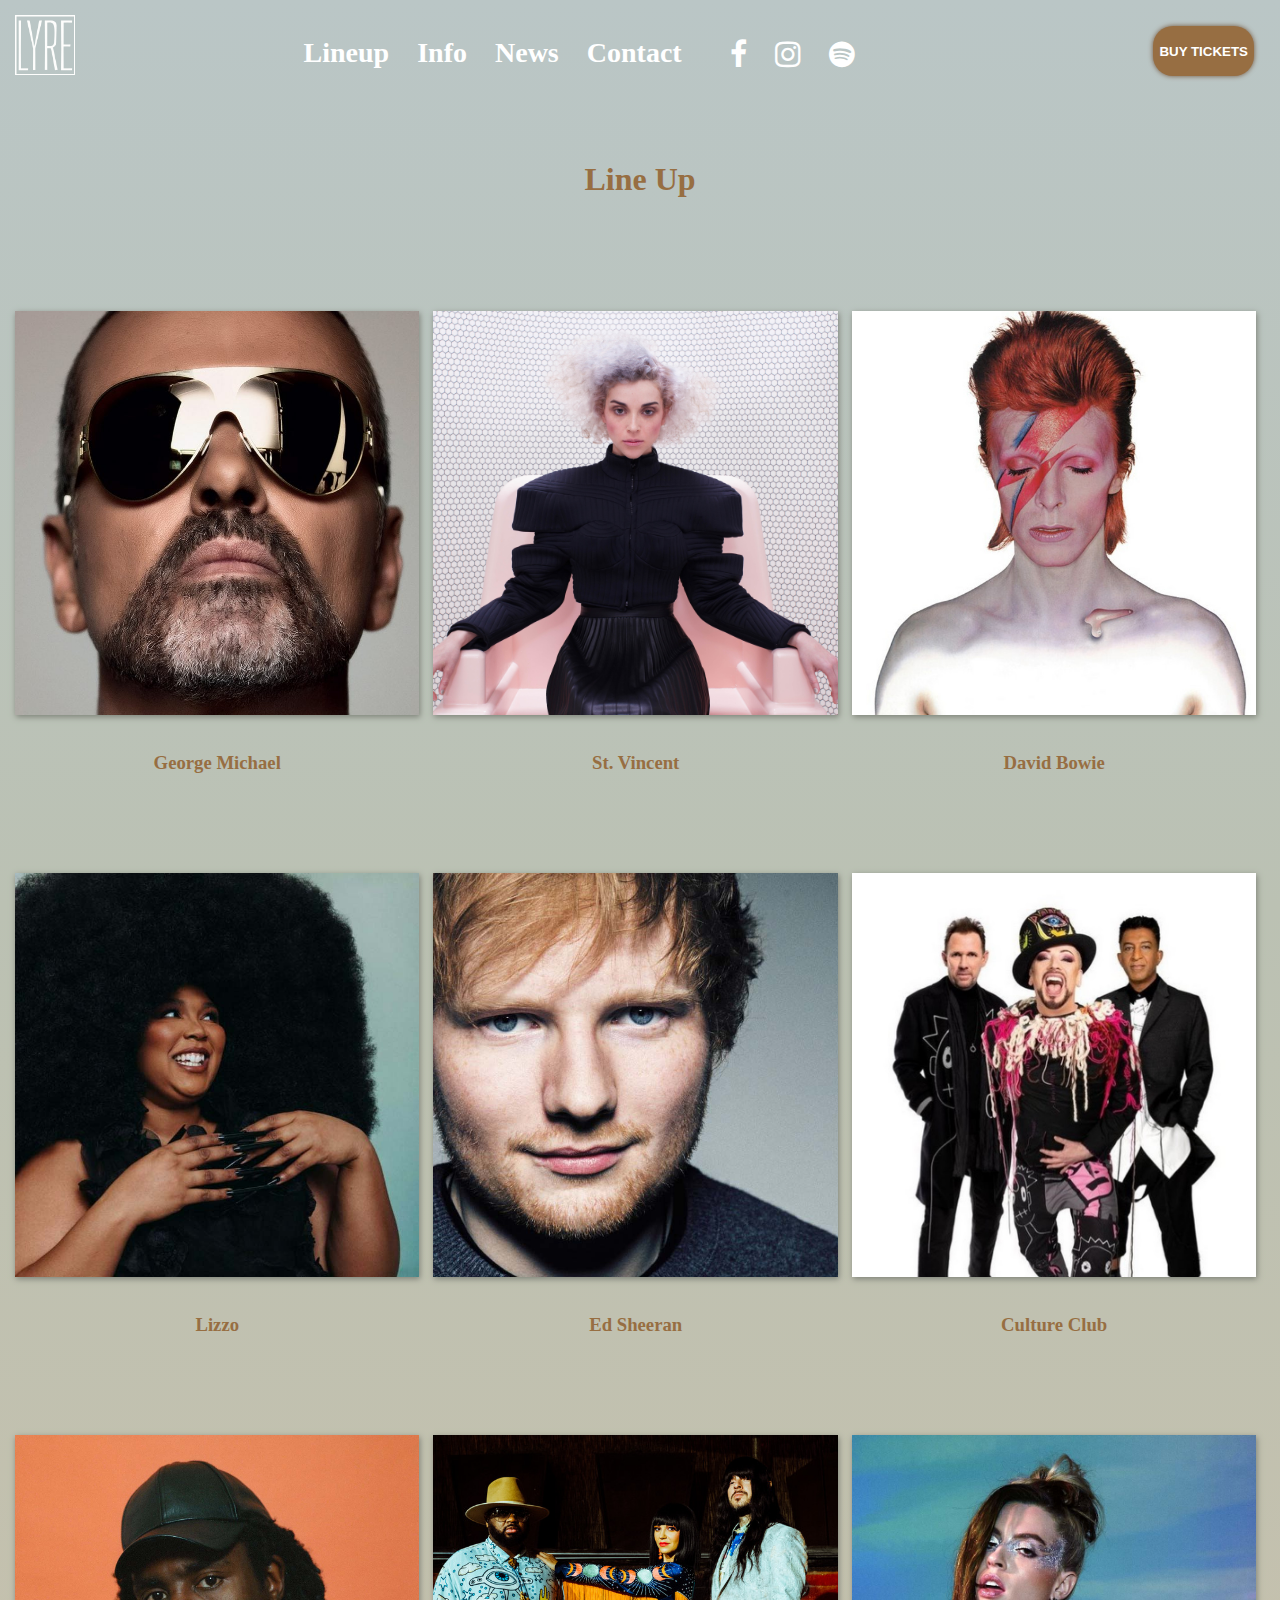
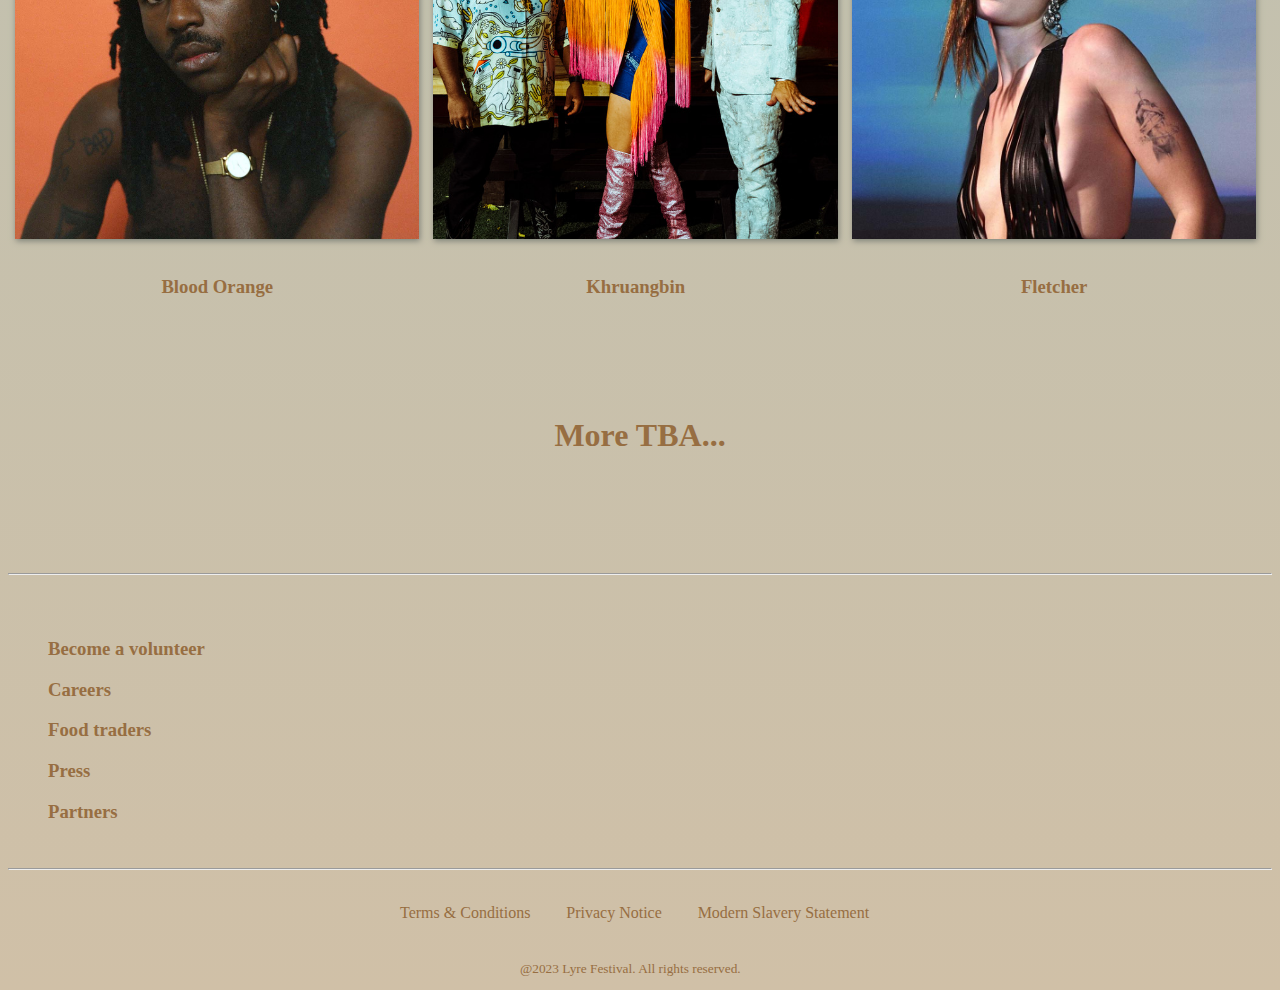
<file: Lyre Festival/lineup.html>
<!DOCTYPE html>
<html lang="en">
<head>
    <meta charset="UTF-8">
    <meta http-equiv="X-UA-Compatible" content="IE=edge">
    <meta name="viewport" content="width=device-width, initial-scale=1.0">
    <link rel="icon" type="image/x-icon" href="images/favicon_16x16.png">
    <link rel="stylesheet" type="text/css" href="styles/style.css" />
    <link rel="stylesheet" href="https://cdnjs.cloudflare.com/ajax/libs/font-awesome/4.7.0/css/font-awesome.min.css">
    <link rel="stylesheet" href="styles/navbar.css">
    <link rel="stylesheet" href="styles/mobilestyles.css">
    <title>Line Up</title>
</head>
<body>
    <header>
        <div id="logo">
            <a href="index.html"><img src="images/logo.png" style="width: 60px; height: auto;"alt="Lyre Festival logo and link to homepage"></a>
        </div>
        <div>
            <form action="booking.html">
                <button type="submit"><b>BUY TICKETS</b></button>
            </form>
        </div>
        <div>
            <ul class="nav">
                <li class="navtext">
                    <a href="lineup.html"><h1>Lineup</h1></a>
                </li>
                <li class="navtext">
                    <a href="info.html"><h1>Info</h1></a>
                </li>
                <li class="navtext">
                    <a href="news.html"><h1>News</h1></a>
                </li>
                <li class="navtext">
                    <a href="contact.html"><h1>Contact</h1></a>
                </li>
                <li id="facebook">
                    <a href="https://www.facebook.com/profile.php?id=100090947910732" class="fa fa-facebook"></a>
                </li>
                <li>
                    <a href="https://www.instagram.com/st.ruby_/" class="fa fa-instagram"></a>
                </li>
                <li>
                    <a href="https://open.spotify.com/playlist/7tzu3vNA2PBTkqGASylZEv?si=1ffe57cd4a794eb3" class="fa fa-spotify"></a>
                </li>
            </ul>
        </div>
    </header>    
    <main>
        <div class="pagetitle">
            <h1 class="title"><br><br>Line Up</h1>
            <br><br>
        </div>
        <div class="row">
            <div class="column">
                <a class="linkimage" href="https://open.spotify.com/artist/19ra5tSw0tWufvUp8GotLo?si=3MfHCVJzTpe-D2JQln0L6A"><img src="images/george1.jpg"style="width: 100%; height: auto;" alt="George Michael wearing sunglasses"></a>
                <br>
                <h3>George Michael</h3>
                <br>
            </div>        
            <div class="column">
                <a class="linkimage" href="https://open.spotify.com/artist/7bcbShaqKdcyjnmv4Ix8j6?si=HxmA8-5nSMy8F2As4JiAlg"><img src="images/stvincent2.jpg" style="width: 100%; height: auto;" alt="St. Vincent sat on a pink chair"></a>
                <br>
                <h3>St. Vincent</h3>
                <br>
            </div>
            <div class="column">
                <a class="linkimage" href="https://open.spotify.com/artist/0oSGxfWSnnOXhD2fKuz2Gy?si=vyOpRiEmS9SePXpStW9u-A"><img src="images/bowie3.jpg" style="width: 100%; height: auto;" alt="David Bowie with red and blue lightning strike painted on his face"></a>
                <br>
                <h3>David Bowie</h3>
                <br>
            </div>                                
                 <div class="column">
                <a class="linkimage" href="https://open.spotify.com/artist/56oDRnqbIiwx4mymNEv7dS?si=oPytCpeJRp-CFmOc4n74zQ"><img src="images/lizzo.jpg" style="width: 100%; height: auto;" alt="Lizzo smiling"></a>
                <br>
                <h3>Lizzo</h3>
                <br>
            </div>
            <div class="column">
                <a class="linkimage" href="https://open.spotify.com/artist/6eUKZXaKkcviH0Ku9w2n3V?si=GrwRwOGXRa-XTmDxsBFl0w"><img src="images/ed.jpg" style="width: 100%; height: auto;" alt="Ed Sheeran"></a>
                <br>
                <h3>Ed Sheeran</h3>
                <br>
            </div>
            <div class="column">
                <a class="linkimage" href="https://open.spotify.com/artist/6kz53iCdBSqhQCZ21CoLcc?si=St6sb-qqQtW39LEoVvFO-A"><img src="images/cultureclub.jpg" style="width: 100%; height: auto;" alt="Boy George with 2 band members"></a>
                <br>
                <h3>Culture Club</h3>
                <br>
            </div>                                 
            <div class="column">
                <a class="linkimage" href="https://open.spotify.com/artist/6LEeAFiJF8OuPx747e1wxR?si=G97RUmjaT9K-N_lxbTBnjg"><img src="images/bloodorange.jpg" style="width: 100%; height: auto;" alt="Blood Orange with an orange background"></a>
                <br>
                <h3>Blood Orange</h3>
                <br>
            </div>
            <div class="column">
                <a class="linkimage" href="https://open.spotify.com/artist/2mVVjNmdjXZZDvhgQWiakk?si=gIINyXEkQQ2MeYPHBNKU4w"><img src="images/khruangbin.jpg" style="width: 100%; height: auto;" alt="3 band members of Khruangbin"></a>
                <br>
                <h3>Khruangbin</h3>
                <br>
            </div>
            <div class="column">
                <a class="linkimage" href="https://open.spotify.com/artist/5qa31A9HySw3T7MKWI9bGg?si=t7MvoJcBR8aZ4H0rnjRRgA"><img src="images/fletcher.jpg" style="width: 100%; height: auto;" alt="Fletcher with a blue sky background"></a>
                <br>
                <h3>Fletcher</h3>
                <br>
            </div>                                 
        </div>  
        <br><br><br>
        <h1>More TBA...</h1>
        <br><br><br>
    </main>
    <br><br>
    <hr>
    <br><br>
    <footer>
        <ul class="footermenu">
            <li class="foot">
                <h3>Become a volunteer</h3>
            </li>
            <li class="foot">
                <h3>Careers</h3>
            </li>
            <li class="foot">
                <h3>Food traders</h3>
            </li>
            <li class="foot">
                <h3>Press</h3>
            </li>
            <li class="foot">
                <h3>Partners</h3>
            </li>
        </ul><br>
        <hr>       
        <div class="grid-footer">
            <div class="textfooter1">
                <p>Terms & Conditions</p>
            </div>
            <div class="textfooter2">
                <p>Privacy Notice</p>
            </div>
            <div class="textfooter3">
                <p>Modern Slavery Statement</p>
            </div>    
        </div>
        <div class="tcfooter">
            <p>@2023 Lyre Festival. All rights reserved.</p>
        </div>
    </footer>    
</body>
</html>
</file>
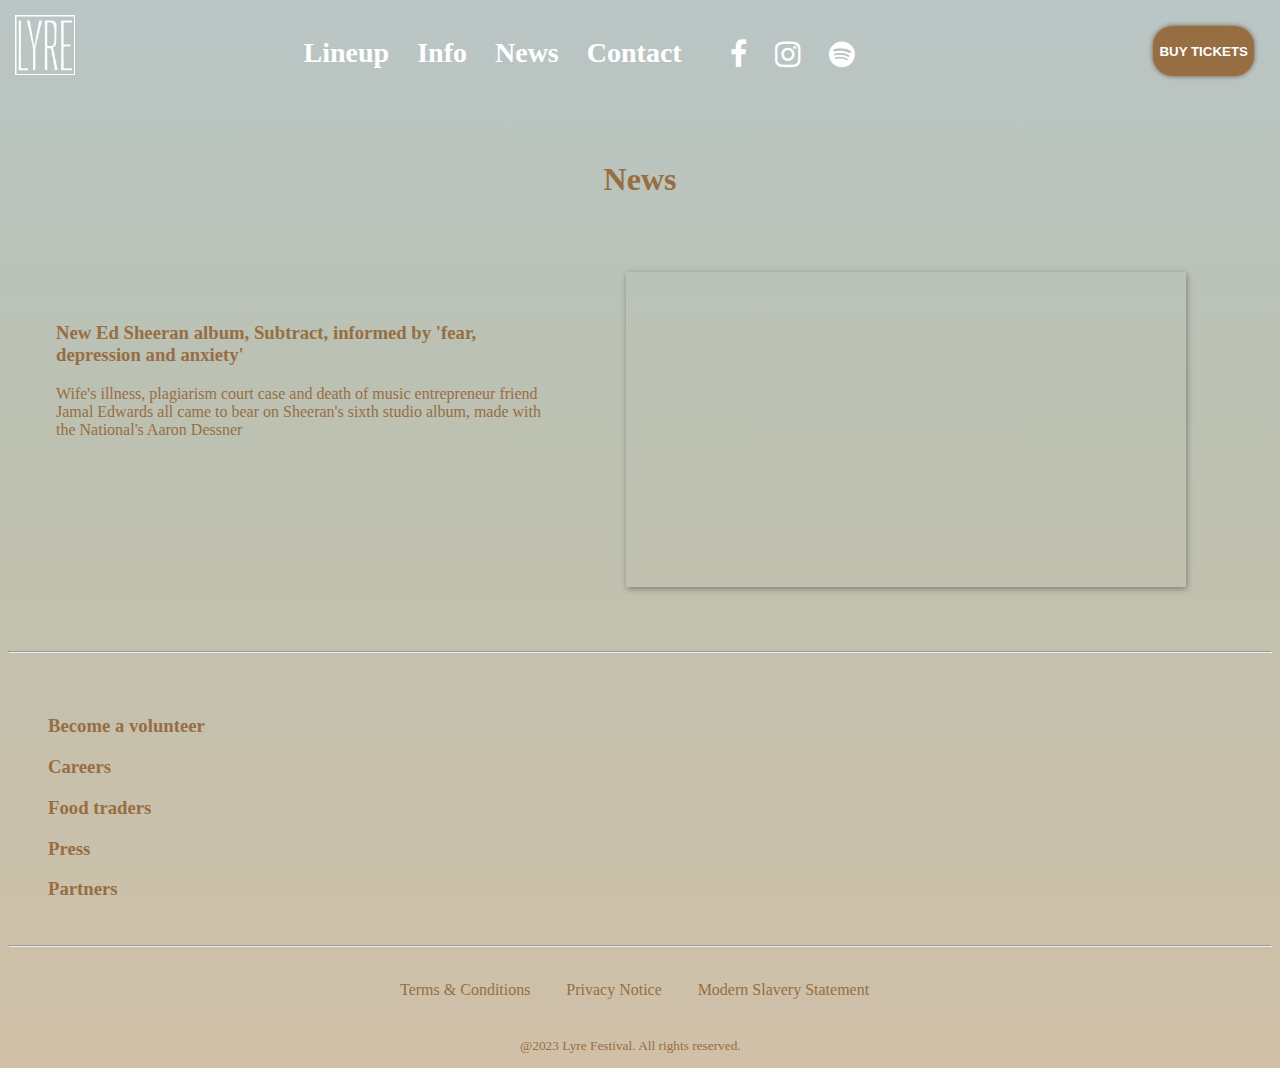
<file: Lyre Festival/news.html>
<!DOCTYPE html>
<html lang="en">
<head>
    <meta charset="UTF-8">
    <meta http-equiv="X-UA-Compatible" content="IE=edge">
    <meta name="viewport" content="width=device-width, initial-scale=1.0">
    <title>News</title>
    <link rel="icon" type="image/x-icon" href="images/favicon_16x16.png">
    <link rel="stylesheet" type="text/css" href="styles/style.css" />
    <link rel="stylesheet" href="https://cdnjs.cloudflare.com/ajax/libs/font-awesome/4.7.0/css/font-awesome.min.css">
    <link rel="stylesheet" href="styles/navbar.css">
    <link rel="stylesheet" href="styles/mobilestyles.css">
</head>
<body>
    <header>
        <div id="logo">
            <a href="index.html"><img src="images/logo.png" style="width: 60px; height: auto;"alt="Lyre Festival logo and link to homepage"></a>
        </div>
        <div>
            <form action="booking.html">
                <button type="submit"><b>BUY TICKETS</b></button>
            </form>
        </div>
        <div>
            <ul class="nav">
                <li class="navtext">
                    <a href="lineup.html"><h1>Lineup</h1></a>
                </li>
                <li class="navtext">
                    <a href="info.html"><h1>Info</h1></a>
                </li>
                <li class="navtext">
                    <a href="news.html"><h1>News</h1></a>
                </li>
                <li class="navtext">
                    <a href="contact.html"><h1>Contact</h1></a>
                </li>
                <li id="facebook">
                    <a href="https://www.facebook.com/profile.php?id=100090947910732" class="fa fa-facebook"></a>
                </li>
                <li>
                    <a href="https://www.instagram.com/st.ruby_/" class="fa fa-instagram"></a>
                </li>
                <li>
                    <a href="https://open.spotify.com/playlist/7tzu3vNA2PBTkqGASylZEv?si=1ffe57cd4a794eb3" class="fa fa-spotify"></a>
                </li>
            </ul>
        </div>      
    </header>
    <main>
        <div class="pagetitle">
            <h1 class="title"><br><br>News</h1><br><br>
        </div>
        <div class="newsflex">
            <div class="textnews">
            <h3>New Ed Sheeran album, Subtract, informed by 'fear, depression and anxiety'</h3>
            <p>Wife's illness, plagiarism court case and death of music entrepreneur friend Jamal Edwards all came to bear on Sheeran's sixth studio album, made with the National's Aaron Dessner</p>
        </div>        
        <div class="imgnews">
            <iframe class="video" width="560" height="315" src="https://www.youtube.com/embed/woT946LgV3E" title="YouTube video player" frameborder="0" allow="accelerometer; autoplay; clipboard-write; encrypted-media; gyroscope; picture-in-picture; web-share" allowfullscreen></iframe>            
        </div>
    </main>
    <br><br>
    <hr>
    <br><br>
    <footer>
        <ul class="footermenu">
            <li class="foot">
                <h3>Become a volunteer</h3>
            </li>
            <li class="foot">
                <h3>Careers</h3>
            </li>
            <li class="foot">
                <h3>Food traders</h3>
            </li>
            <li class="foot">
                <h3>Press</h3>
            </li>
            <li class="foot">
                <h3>Partners</h3>
            </li>
        </ul><br>
        <hr>       
        <div class="grid-footer">
            <div class="textfooter1">
                <p>Terms & Conditions</p>
            </div>
            <div class="textfooter2">
                <p>Privacy Notice</p>
            </div>
            <div class="textfooter3">
                <p>Modern Slavery Statement</p>
            </div>    
        </div>
        <div class="tcfooter">
            <p>@2023 Lyre Festival. All rights reserved.</p>
        </div>
    </footer>
</body>
</html>
</file>
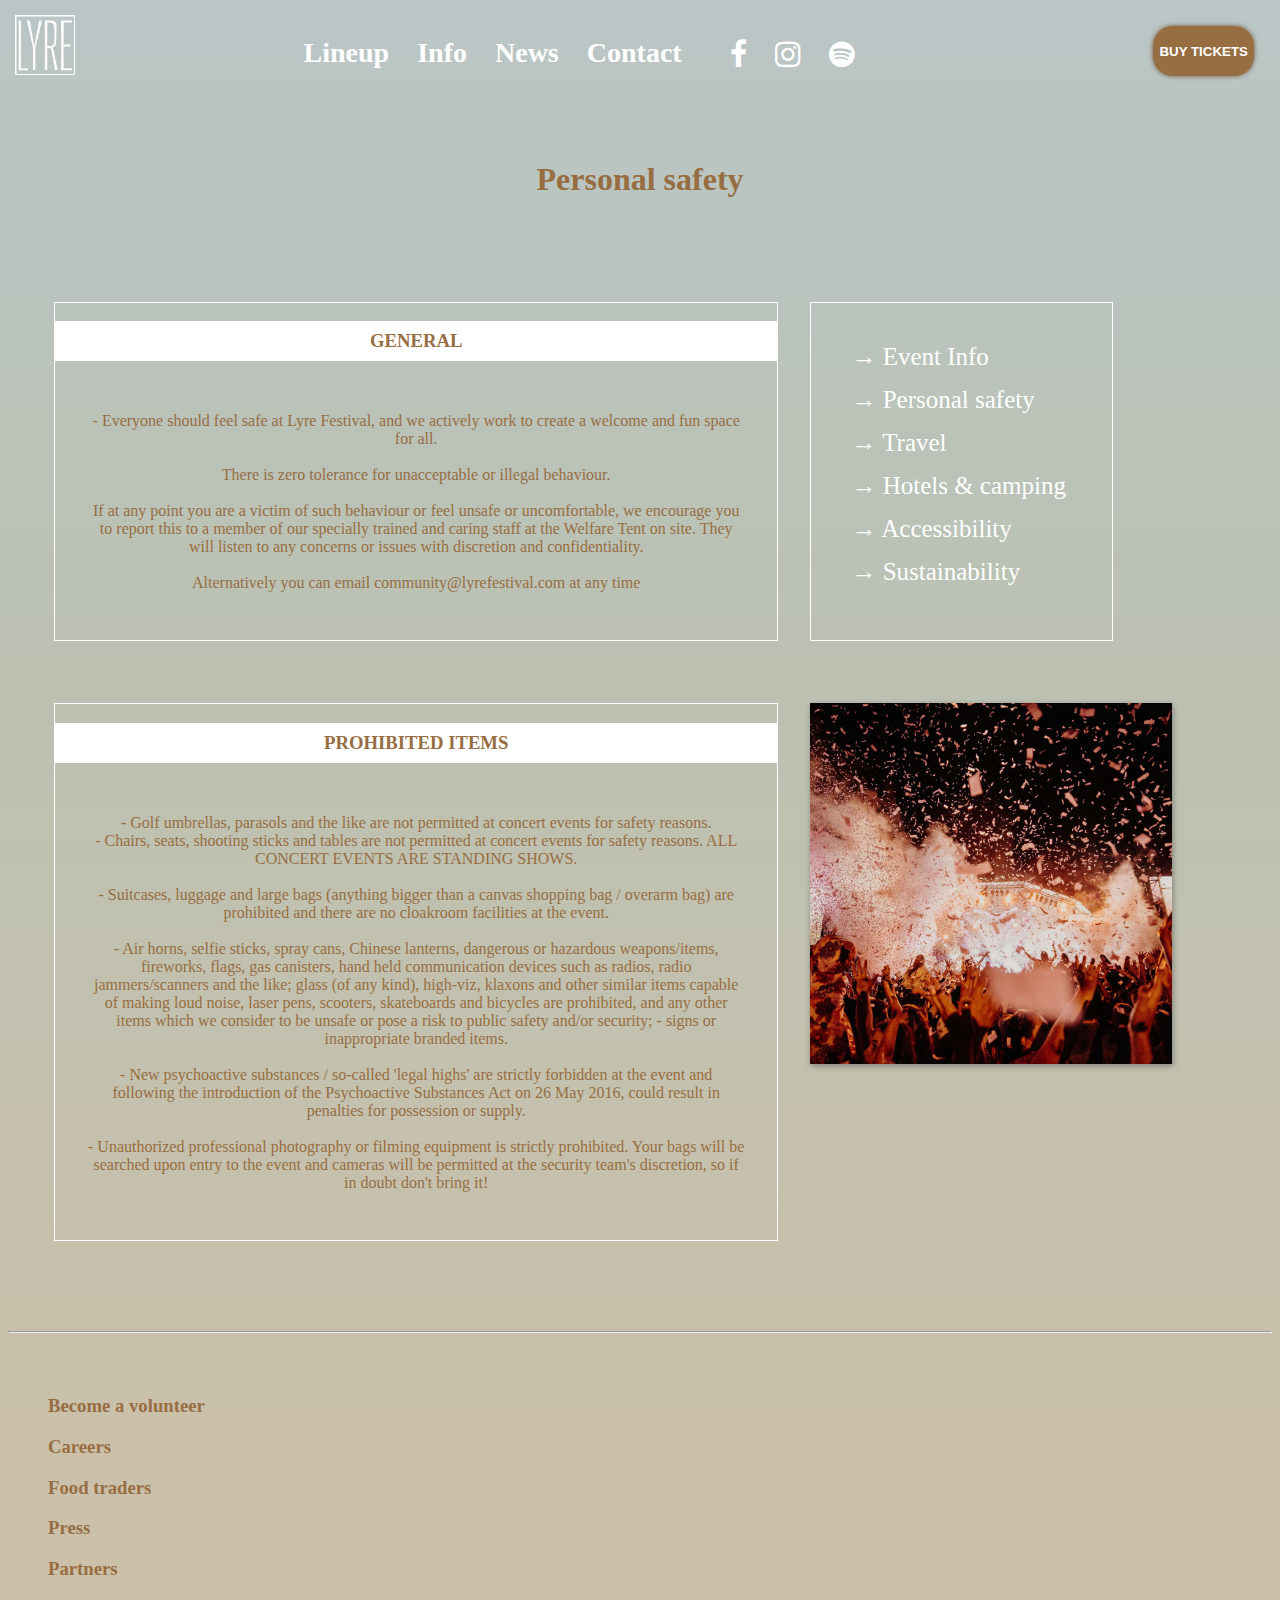
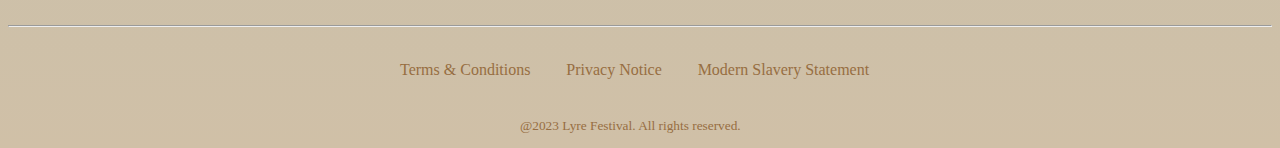
<file: Lyre Festival/personalsafety.html>
<!DOCTYPE html>
<html lang="en">
<head>
    <meta charset="UTF-8">
    <meta http-equiv="X-UA-Compatible" content="IE=edge">
    <meta name="viewport" content="width=device-width, initial-scale=1.0">
    <title>Safety</title>
    <link rel="icon" type="image/x-icon" href="images/favicon_16x16.png">
    <link rel="stylesheet" type="text/css" href="styles/style.css" />
    <link rel="stylesheet" href="https://cdnjs.cloudflare.com/ajax/libs/font-awesome/4.7.0/css/font-awesome.min.css">
    <link rel="stylesheet" href="styles/navbar.css">
    <link rel="stylesheet" href="styles/mobilestyles.css">
</head>
<body>
    <header>
        <div id="logo">
            <a href="index.html"><img src="images/logo.png" style="width: 60px; height: auto;"alt="Lyre Festival logo and link to homepage"></a>
        </div>
        <div>
            <form action="booking.html">
                <button type="submit"><b>BUY TICKETS</b></button>
            </form>
        </div>
        <div>
            <ul class="nav">
                <li class="navtext">
                    <a href="lineup.html"><h1>Lineup</h1></a>
                </li>
                <li class="navtext">
                    <a href="info.html"><h1>Info</h1></a>
                </li>
                <li class="navtext">
                    <a href="news.html"><h1>News</h1></a>
                </li>
                <li class="navtext">
                    <a href="contact.html"><h1>Contact</h1></a>
                </li>
                <li id="facebook">
                    <a href="https://www.facebook.com/profile.php?id=100090947910732" class="fa fa-facebook"></a>
                </li>
                <li>
                    <a href="https://www.instagram.com/st.ruby_/" class="fa fa-instagram"></a>
                </li>
                <li>
                    <a href="https://open.spotify.com/playlist/7tzu3vNA2PBTkqGASylZEv?si=1ffe57cd4a794eb3" class="fa fa-spotify"></a>
                </li>
            </ul>
        </div>       
    </header>
    <main>
        <div class="pagetitle">
            <h1 class="title"><br><br>Personal safety</h1>
            <br><br>
        </div>
        <div class="flex-container">
            <div class="infobox">    
                <h3 class="boxtitle">GENERAL</h3>
                <p class="infopar">
                    - Everyone should feel safe at Lyre Festival, and    we actively work to create a welcome and fun space for all. <br><br>
                    There is zero tolerance for unacceptable or illegal behaviour.
                    <br><br>
                    If at any point you are a victim of such behaviour or feel unsafe or uncomfortable, we encourage you to report this to a member of our specially trained and caring staff at the Welfare Tent on site. They will listen to any concerns or issues with discretion and confidentiality.
                    <br><br>
                    Alternatively you can email community@lyrefestival.com at any time
                </p>                         
            </div>
            <div class="infonavbox">
                <ul class="sidenav">
                    <li class="infonav"><a href="eventinfo.html"><span>&#8594;</span> Event Info</a></li>
                    <li class="infonav"><a href="personalsafety.html"><span>&#8594;</span> Personal safety</a></li>
                    <li class="infonav"><a href="travel.html"><span>&#8594;</span> Travel</a></li>
                    <li class="infonav"><a href="camping.html"><span>&#8594;</span> Hotels & camping</a></li>
                    <li class="infonav"><a href="access.html"><span>&#8594;</span> Accessibility</a></li>
                    <li class="infonav"><a href="eco.html"><span>&#8594;</span> Sustainability</a></li>
            
                </ul>
            </div>                          
        </div>
        <div class="flex-container">
            <div class="infobox">    
                <h3 class="boxtitle">PROHIBITED ITEMS</h3>
                <P class="infopar">
                    - Golf umbrellas, parasols and the like are not permitted at concert events for safety reasons. <br>
                    - Chairs, seats, shooting sticks and tables are not permitted at concert events for safety reasons. ALL CONCERT EVENTS ARE STANDING SHOWS. <br><br>
                    - Suitcases, luggage and large bags (anything bigger than a canvas shopping bag / overarm bag) are prohibited and there are no cloakroom facilities at the event. <br><br>
                    - Air horns, selfie sticks, spray cans, Chinese lanterns, dangerous or hazardous weapons/items, fireworks, flags, gas canisters, hand held communication devices such as radios, radio jammers/scanners and the like; glass (of any kind), high-viz, klaxons and other similar items capable of making loud noise, laser pens, scooters, skateboards and bicycles are prohibited, and any other items which we consider to be unsafe or pose a risk to public safety and/or security; - signs or inappropriate branded items. <br><br>
                    - New psychoactive substances / so-called 'legal highs' are strictly forbidden at the event and following the introduction of the Psychoactive Substances Act on 26 May 2016, could result in penalties for possession or supply. <br><br>
                    - Unauthorized professional photography or filming equipment is strictly prohibited. Your bags will be searched upon entry to the event and cameras will be permitted at the security team's discretion, so if in doubt don't bring it! 
                </P>
            </div>
            <div class="infoimg">
                <img src="images/safety2.jpg" width="100%" alt="Crowd at a festival">
            </div>
        </div>
    </main>
    <br><br>
    <hr>
    <br><br>
    <footer>
        <ul class="footermenu">
            <li class="foot">
                <h3>Become a volunteer</h3>
            </li>
            <li class="foot">
                <h3>Careers</h3>
            </li>
            <li class="foot">
                <h3>Food traders</h3>
            </li>
            <li class="foot">
                <h3>Press</h3>
            </li>
            <li class="foot">
                <h3>Partners</h3>
            </li>
        </ul><br>
        <hr>       
        <div class="grid-footer">
            <div class="textfooter1">
                <p>Terms & Conditions</p>
            </div>
            <div class="textfooter2">
                <p>Privacy Notice</p>
            </div>
            <div class="textfooter3">
                <p>Modern Slavery Statement</p>
            </div>    
        </div>
        <div class="tcfooter">
            <p>@2023 Lyre Festival. All rights reserved.</p>
        </div>
    </footer>
</body>
</html>
</file>
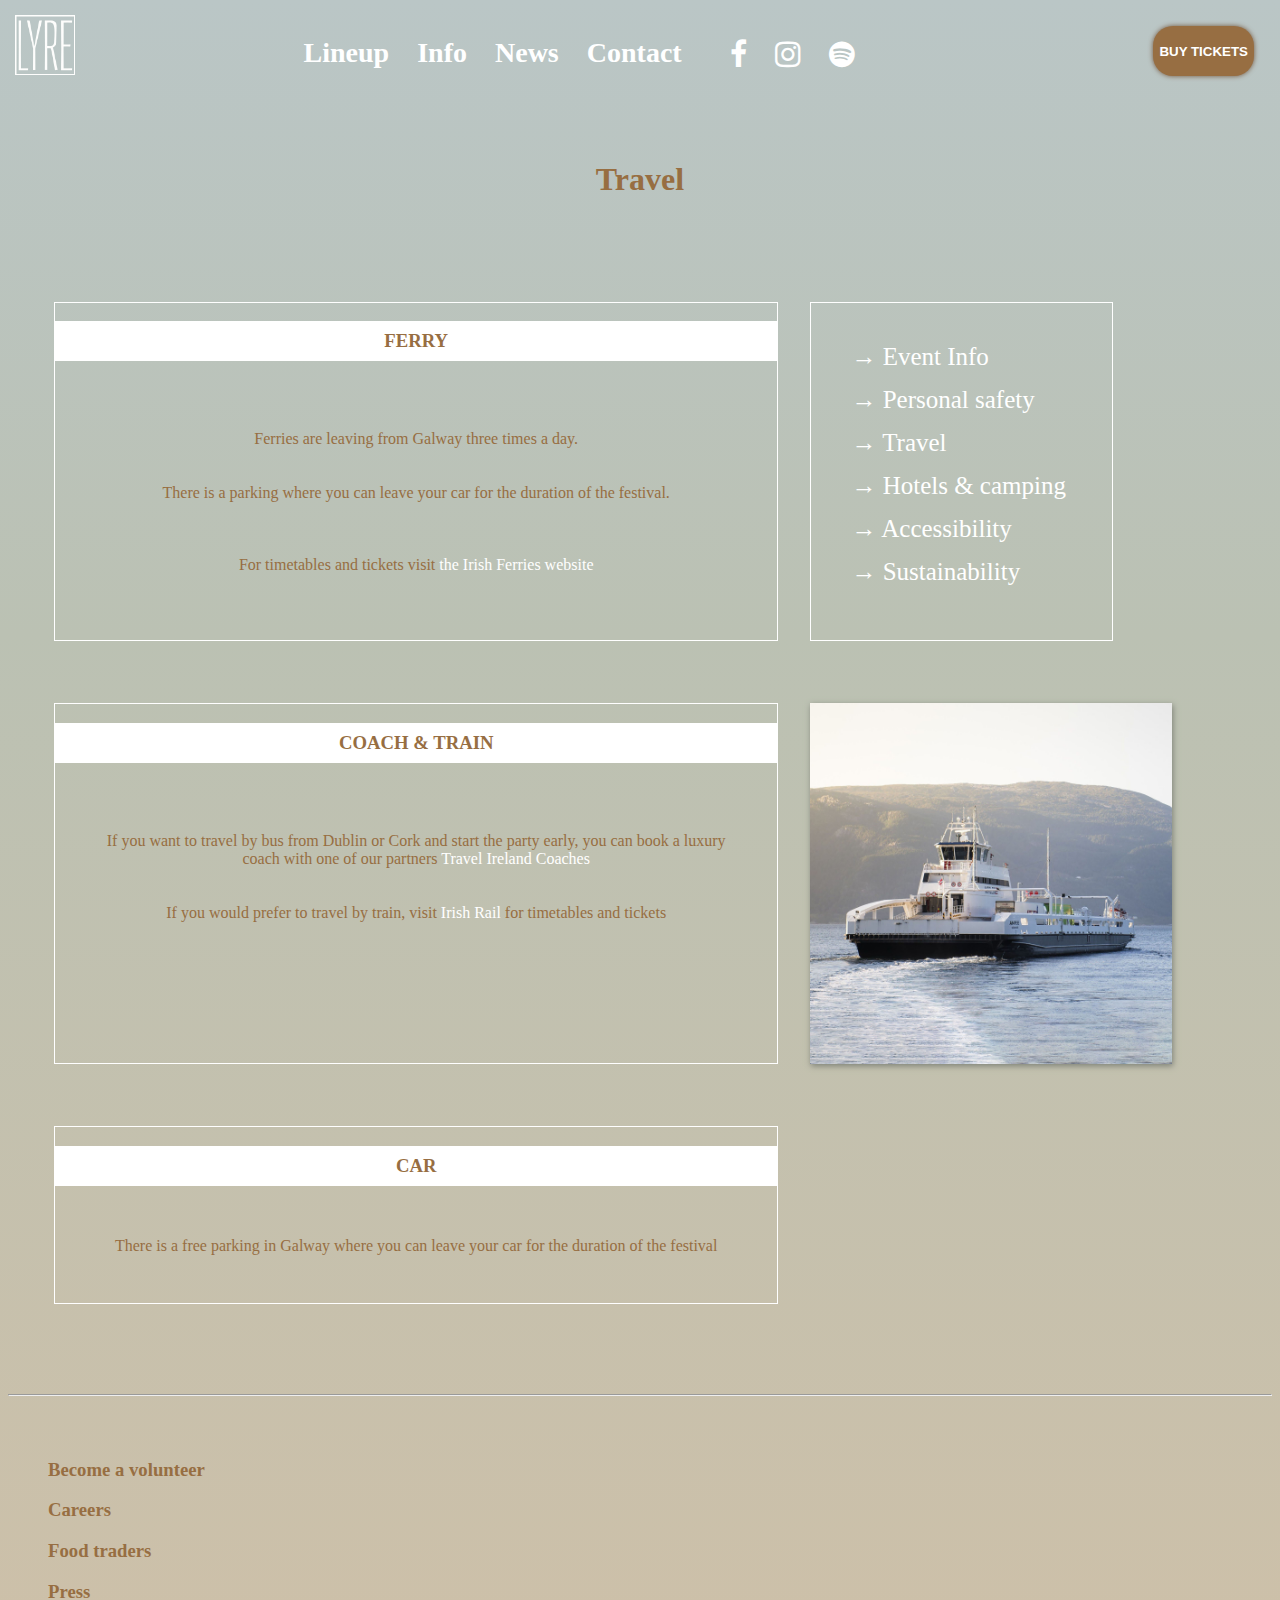
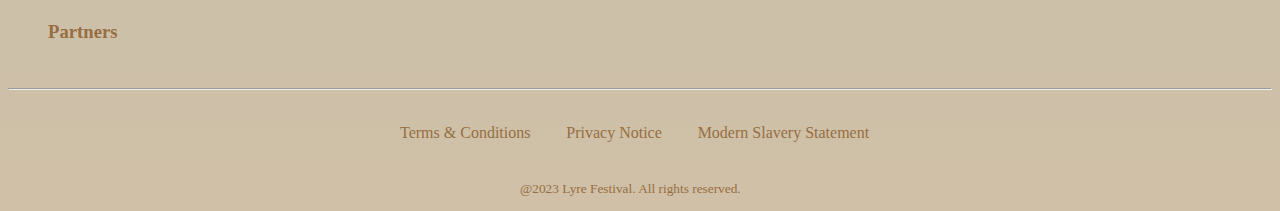
<file: Lyre Festival/travel.html>
<!DOCTYPE html>
<html lang="en">
<head>
    <meta charset="UTF-8">
    <meta http-equiv="X-UA-Compatible" content="IE=edge">
    <meta name="viewport" content="width=device-width, initial-scale=1.0">
    <title>Travel</title>
    <link rel="icon" type="image/x-icon" href="images/favicon_16x16.png">
    <link rel="stylesheet" type="text/css" href="styles/style.css" />
    <link rel="stylesheet" href="https://cdnjs.cloudflare.com/ajax/libs/font-awesome/4.7.0/css/font-awesome.min.css">
    <link rel="stylesheet" href="styles/navbar.css">
    <link rel="stylesheet" href="styles/mobilestyles.css">
</head>
<body>
    <header>
        <div id="logo">
            <a href="index.html"><img src="images/logo.png" style="width: 60px; height: auto;"alt="Lyre Festival logo and link to homepage"></a>
        </div>
        <div>
            <form action="booking.html">
                <button type="submit"><b>BUY TICKETS</b></button>
            </form>
        </div>
        <div>
            <ul class="nav">
                <li class="navtext">
                    <a href="lineup.html"><h1>Lineup</h1></a>
                </li>
                <li class="navtext">
                    <a href="info.html"><h1>Info</h1></a>
                </li>
                <li class="navtext">
                    <a href="news.html"><h1>News</h1></a>
                </li>
                <li class="navtext">
                    <a href="contact.html"><h1>Contact</h1></a>
                </li>
                <li id="facebook">
                    <a href="https://www.facebook.com/profile.php?id=100090947910732" class="fa fa-facebook"></a>
                </li>
                <li>
                    <a href="https://www.instagram.com/st.ruby_/" class="fa fa-instagram"></a>
                </li>
                <li>
                    <a href="https://open.spotify.com/playlist/7tzu3vNA2PBTkqGASylZEv?si=1ffe57cd4a794eb3" class="fa fa-spotify"></a>
                </li>
            </ul>
        </div>       
    </header>
    <main>
        <div class="pagetitle">
            <h1 class="title"><br><br>Travel</h1>
            <br><br>
        </div>
        <div class="flex-container">
            <div class="infobox">    
                <h3 class="boxtitle">FERRY</h3>
                <p class="infopar">
                    <br>
                    Ferries are leaving from Galway three times a day. <br><br><br>
                    There is a parking where you can leave your car for the duration of the festival. <br><br><br><br>

                    For timetables and tickets visit <a href="https://www.irishferries.com/uk-en/ships/wbyeats/">the Irish Ferries website</a>
                    
                </p><br>                        
            </div>
            <div class="infonavbox">
                <ul class="sidenav">
                    <li class="infonav"><a href="eventinfo.html"><span>&#8594;</span> Event Info</a></li>
                    <li class="infonav"><a href="personalsafety.html"><span>&#8594;</span> Personal safety</a></li>
                    <li class="infonav"><a href="travel.html"><span>&#8594;</span> Travel</a></li>
                    <li class="infonav"><a href="camping.html"><span>&#8594;</span> Hotels & camping</a></li>
                    <li class="infonav"><a href="access.html"><span>&#8594;</span> Accessibility</a></li>
                    <li class="infonav"><a href="eco.html"><span>&#8594;</span> Sustainability</a></li>
            
                </ul>
            </div>          
        </div>
        <div class="flex-container">
            <div class="infobox">    
                <h3 class="boxtitle">COACH & TRAIN</h3>
                <P class="infopar"><br>
                    If you want to travel by bus from Dublin or Cork and start the party early, you can book a luxury coach with one of our partners <a href="https://travelirelandcoaches.com/">Travel Ireland Coaches</a><br><br><br>
                    If you would prefer to travel by train, visit <a href="https://www.irishrail.ie/en-ie/">Irish Rail</a> for timetables and tickets 
                    
                </P><br>
            </div>
            <div class="infoimg">
                <img src="images/travel.jpg" width="100%" alt="Small boat">
            </div>
        </div>
        <div class="flex-container">
            <div class="infobox">
                <h3 class="boxtitle">CAR</h3>
                <P class="infopar">
                    There is a free parking in Galway where you can leave your car for the duration of the festival                   
                </P>
            </div>
        </div>
    </main>
    <br><br>
    <hr>
    <br><br>
    <footer>
        <ul class="footermenu">
            <li class="foot">
                <h3>Become a volunteer</h3>
            </li>
            <li class="foot">
                <h3>Careers</h3>
            </li>
            <li class="foot">
                <h3>Food traders</h3>
            </li>
            <li class="foot">
                <h3>Press</h3>
            </li>
            <li class="foot">
                <h3>Partners</h3>
            </li>
        </ul><br>
        <hr>       
        <div class="grid-footer">
            <div class="textfooter1">
                <p>Terms & Conditions</p>
            </div>
            <div class="textfooter2">
                <p>Privacy Notice</p>
            </div>
            <div class="textfooter3">
                <p>Modern Slavery Statement</p>
            </div>    
        </div>
        <div class="tcfooter">
            <p>@2023 Lyre Festival. All rights reserved.</p>
        </div>
    </footer>
</body>
</html>
</file>
<file: Lyre Festival/styles/style.css>
h1{
  clear:both;
  text-align: center;
  
}

body {
  background: rgb(186,198,198);
  background: linear-gradient(180deg, rgba(186,198,198,1) 0%, rgba(187,193,179,1) 35%, rgba(208,192,167,1) 100%); 
  background-repeat: no-repeat;
  color: #976E42;
  font-family:Cambria, Cochin, Georgia, Times, 'Times New Roman', serif
}

#hero{
  padding: 2em;
  padding-top: 10em;
  display: inline-block;
}

.row{
  clear: both;
  display: flex;
  flex-wrap: wrap;
  text-align: center;
}

.column{
  width: 32%;
  margin-top: 3em;
  padding: 7px;
  min-width: 280px;
}

img{
  display: block;
  
}

main img{
  box-shadow: 1px 2px 6px 0px rgb(125, 129, 119) ;
}

.row img:hover{
  box-shadow: 3px 3px 9px 0px rgb(77, 83, 77);
  transition-duration: 0.3s;

}

.linkimage:hover{
  opacity: 95%;
  
}

.form{ 
  background-image: url(/images/beach.jpg);
  background-attachment: fixed;
}

.days{
  background-color: white;
  height: 40px;
  width: 500px;
  text-align: center;
  line-height: 40px;
}

.content{
  width: 500px;
  text-align: center;
  border: 1px solid white;
  margin: 1em;
  background: linear-gradient(180deg, rgba(186,198,198,1) 0%, rgba(187,193,179,1) 35%, rgba(208,192,167,1) 100%); 
  padding: 15px;
}

.boxtitle{
  background-color: white;
  height: 40px;
  width: 100%;
  text-align: center;
  line-height: 40px;
}

input{
  width: 40px;
  border: none;
  border-radius: 10px;
  text-align: center;
  padding: 5px;
}

.flex-container{
  margin: 30px;
  display: flex;
  flex-wrap: wrap;
}

.infobox{
  width: 60%;
  text-align: center;
  border: 1px solid white;
  margin: 1em;
}

.infonavbox{
  width: 30%;
  text-align: left;
  border: 1px solid white;
  margin: 1em;
}

.infoimg{
  width: 30%;
  height:max-content;
  margin: 1em;
}

.infonav{
  display:list-item;
  padding-left: 0%;
  padding-top: 0.6em;
}

.sidenav{
  list-style-type: none;
  font-size: 25px;
}

.infopar{
  padding: 2em;
}

.grid-container{
  display: grid;
  grid-template-areas: 'imagearea textarea buttonarea'
                       'imagearea textarea buttonarea'
                       'imagearea textarea buttonarea'
                       'imagearea textarea buttonarea';
  grid-template-columns: 30% auto 10%;
  gap: 25px;
  padding: 10px;
}

.description{
  padding: 20px;
}

.menubutton{
  background-color: #c2a381;
}

#pcontact{
  margin-left: 30%;
  margin-right: 30%;
  text-align: center;
}

table{
  width: 50%;
  margin-left: 23%;
  margin-right: 25%;
}

input{
  width: 295px;
}

#message{
  width: 300px;
  height: 200px;
  border: none;
  border-radius: 3px;
}

#send{
  width: 60px;
  background-color: #976E42;
  color:white;
  font-family: Arial, Helvetica, sans-serif;
  touch-action: manipulation;
  box-shadow: 0px 0px 5px 0px #73553C;
 
}

#send:hover{
  background-color: #73553C;
  transform: scale(1.05);
}

#burgermenu{
  clear: both;
  position: fixed;
  margin-top: 40px;
  width: 45%;
  margin-left: 26%;
  margin-right: 26%;
  min-width: 300px;
  max-width: 500px;
  display: none;
}

#pizzamenu{
  clear: both;
  position: fixed;
  margin-top: 40px;
  width: 90%;
  margin-left: 4%;
  margin-right: 4%;
  display: none;
}

#falafelmenu{
  clear: both;
  position: fixed;
  width: 45%;
  margin-top: 40px;
  margin-left: 26%;
  margin-right: 26%;
  min-width: 300px;
  max-width: 500px;
  display: none;
}

#arepamenu{
  clear: both;
  position: fixed;
  width: 45%;
  margin-top: 40px;
  margin-left: 26%;
  margin-right: 26%;
  min-width: 300px;
  max-width: 500px;
  display: none;
}

.closebutton{
  position: absolute;
  margin-left: 92%;
  background-color: rgb(205, 202, 202);
  opacity: 60%;
  width: 25px;
  height: 25px;
  border-radius: 1px;
  border: none;
}

.menus{
  box-shadow: 2px 2px 800px 40px black;

}

.footermenu{
  list-style-type: none;
}

.grid-footer{
  width: 480px;
  display: grid;
  grid-template-areas: 'textfooter1 textfooter2 textfooter3';
  gap: 25px;
  padding: 10px;
  margin-left: auto;
  margin-right: auto;
}

.tcfooter{
  width: 240px;
  margin-left: auto;
  margin-right: auto;
  font-size: smaller;  
}

.map{
  width: 45%;
  margin-left: auto;
  margin-right: auto; 
}

iframe{
  box-shadow: 1px 2px 6px 0px rgb(125, 129, 119);
}

#festmap{
  width: 45%;
  margin-left: auto;
  margin-right: auto;  
}

#confirm{
  text-align: center;
}

#confirmbox{
  width: 50%;
  height: 250px;
  border: 1px solid white;
  margin-left: auto;
  margin-right: auto;
}

.textnews{
  width: 40%;
  margin: 1em;
  padding: 2em;
}

.imgnews{
  width: 47%;
  margin: 1em;
}

.newsflex{
  display: flex;
  flex-wrap: wrap;
}


@media (min-width:1500px) and (max-width:4000px)
{
  .column{
    width: 24%;
  }
  .infonavbox{
    width: 20%;
  }
}

@media (min-width: 1200px)
{
  .infonavbox{
    width: 25%;
  }  
}

@media (min-width:431px) and (max-width:600px)
{
  .column{
    width: 50%;
  }
  .infobox{
    width: 100%;
}
.infonavbox{
  width: 100%;

}
.infoimg{
  width: 100%;
}
}

@media (min-width:601px) and (max-width:880px)
{
  .infobox{
    width: 48%;
  }
  .infonav{
    font-size: 25px;
  }
  .infonavbox{
    width: 39%;
  }
}

@media (max-width:1080px)
{
  .textnews{
    width: 100%;
  }
}
</file>
<file: Lyre Festival/styles/navbar.css>
#logo {
    float: left;
    margin: 7px;
    position:absolute;
}

header {
    background-color: #B7C4CF;
    color: white;    
}

.nav li{
    float: left;  
    padding-left: 1em;
    padding-right: 1em;
    padding-top: 0.7em;
  }

.nav {
    list-style-type: none;
    float: left; 
    position: relative;
    text-align: center;
    font-family:Cambria, Cochin, Georgia, Times, 'Times New Roman', serif;
    margin: 0;
    font-size: 14px;
    margin-left: 22vw;
    padding: 0%;
    
}

.fa {
    font-size: 30px;
    text-align: center;
    text-decoration: none;
    margin-top: 0.7em;
  }
  
  .fa-facebook {
    background:none;
    color: white;
    margin-left: 20px;
  }

  .fa-instagram {
    background: none;
    color: white;
  }

  .fa-spotify {
    background: none;
    color: white;
  }

a:link { text-decoration: none; color: white}
a:visited { text-decoration: none; color:white; }
a:hover { text-decoration: none; color: #73553C }
a:active { text-decoration: none; color: white; }

button{
  background-color: #976E42;
  color:white;
  font-family: Arial, Helvetica, sans-serif;
  float: right;
  height: 50px;
  border: none;
  border-radius: 20px;
  margin-top:  18px;
  margin-right: 18px;
  touch-action: manipulation;
  box-shadow: 0px 0px 5px 0px #73553C;
}

button:hover {
  background-color: #73553C;
  transform: scale(1.05);
}
</file>
<file: Lyre Festival/styles/mobilestyles.css>
@media screen and (max-width:430px)
{
  .column{
    width: 100%;
  }

  #logo{
    margin-right: 5px;
  }
  button{
    margin: 5px;
    border: none;

  }
  h1{
    padding-bottom: 0px;
    margin-bottom: 0%;
    padding-left: 50px;
    
  }
  li{
    padding-top: 0%;
    padding-bottom: 0%;
  }
  .flex-container{
    width: 100%;
    margin: 0px;
   
    display: block;
    
  }
  .infobox{
    width: 100%;
    margin: 0px;
  }
  .infonavbox{
    width: 100%;
    margin: 0px;
    margin-top: 6px;
    margin-bottom: 6px;
  }
  .infoimg{
    width: 100%;
    margin: 0px;
    margin-top: 6px;
  }
  .nav{
    margin: 0px;
  }
  #facebook{
    margin-left: 28.5%;
  }
  .navtext{
    margin-left: 25%;
  }
  .title{
    padding: 0px;
  }
  .grid-container{
    display:block;
    padding: 1px;
  }
  .foodimg{
    margin: 1em;
  }
  .menubutton{
    margin-bottom: 6em;
  }
  .description{
    padding-bottom: 0px;
  }
  .map{
    margin: 0px;
    width: 100%;
  }
  #festmap{
    margin: 0px;
    width: 100%;
  }
  .grid-footer{
    display: block;
  }
  .imgnews{
    width: 100%;
    margin: 0px;
  }
  .video{
    width: 100%;
  }
  table{
    width: 100%;
    margin: 2px;
  }
  #pcontact{
    margin: 2px;
  }
  .content{
    margin: 0px;
    width: 100%;
    padding: 0px;
    margin-bottom: 1em;
  }
  .days{
    width: 100%;
  }
  #confirmbox{
    margin: 0px;
    width: 100%;
  }
  #yay{
    padding: 3px;
  }
  #hero{
    padding: 3px;
    padding-top: 3em;
  }
}
</file>
